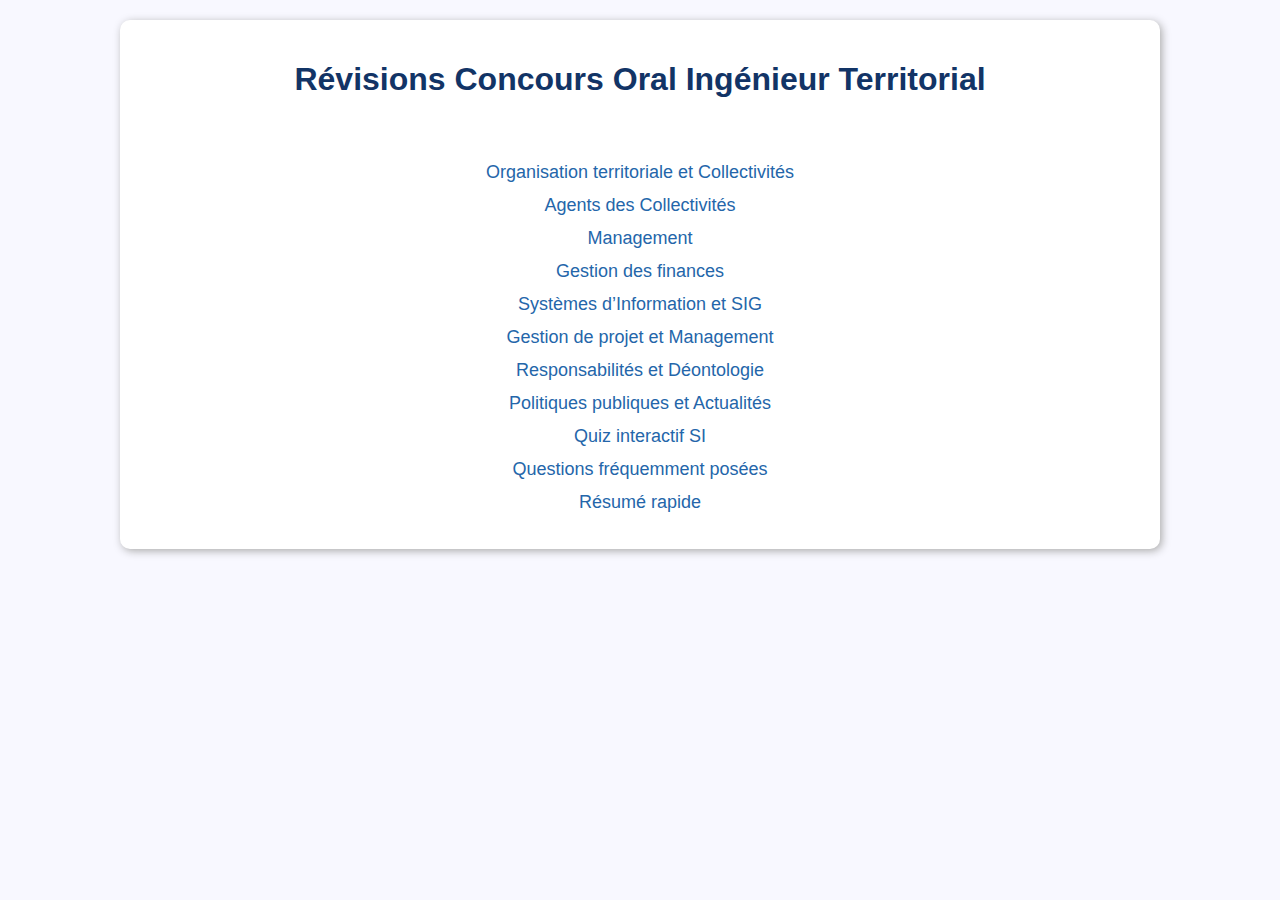
<file: index.html>
<!DOCTYPE html>
<html lang="fr">
<head>
    <meta charset="UTF-8">
    <title>Révisions Oral Ingénieur Territorial</title>
    <link rel="stylesheet" href="style.css">
</head>
<body>
    <div id="index-container" align="center">
        <h1>Révisions Concours Oral Ingénieur Territorial</h1>
        <ul>
            <li><a href="theme-organisation.html">Organisation territoriale et Collectivités</a></li>
			<li><a href="theme-agents.html">Agents des Collectivités</a></li>
			<li><a href="theme-management.html">Management</a></li>
            <li><a href="theme-finances.html">Gestion des finances</a></li>
			<li><a href="theme-si.html">Systèmes d’Information et SIG</a></li>
            <li><a href="theme-projet.html">Gestion de projet et Management</a></li>
            <li><a href="theme-responsabilites.html">Responsabilités et Déontologie</a></li>
            <li><a href="theme-politiques.html">Politiques publiques et Actualités</a></li>
            <li><a href="quiz.html">Quiz interactif SI</a></li>
            <li><a href="questions.html">Questions fréquemment posées</a></li>
			<li><a href="resume.html">Résumé rapide</a></li>
        </ul>
    </div>
</body>
</html>
</file>
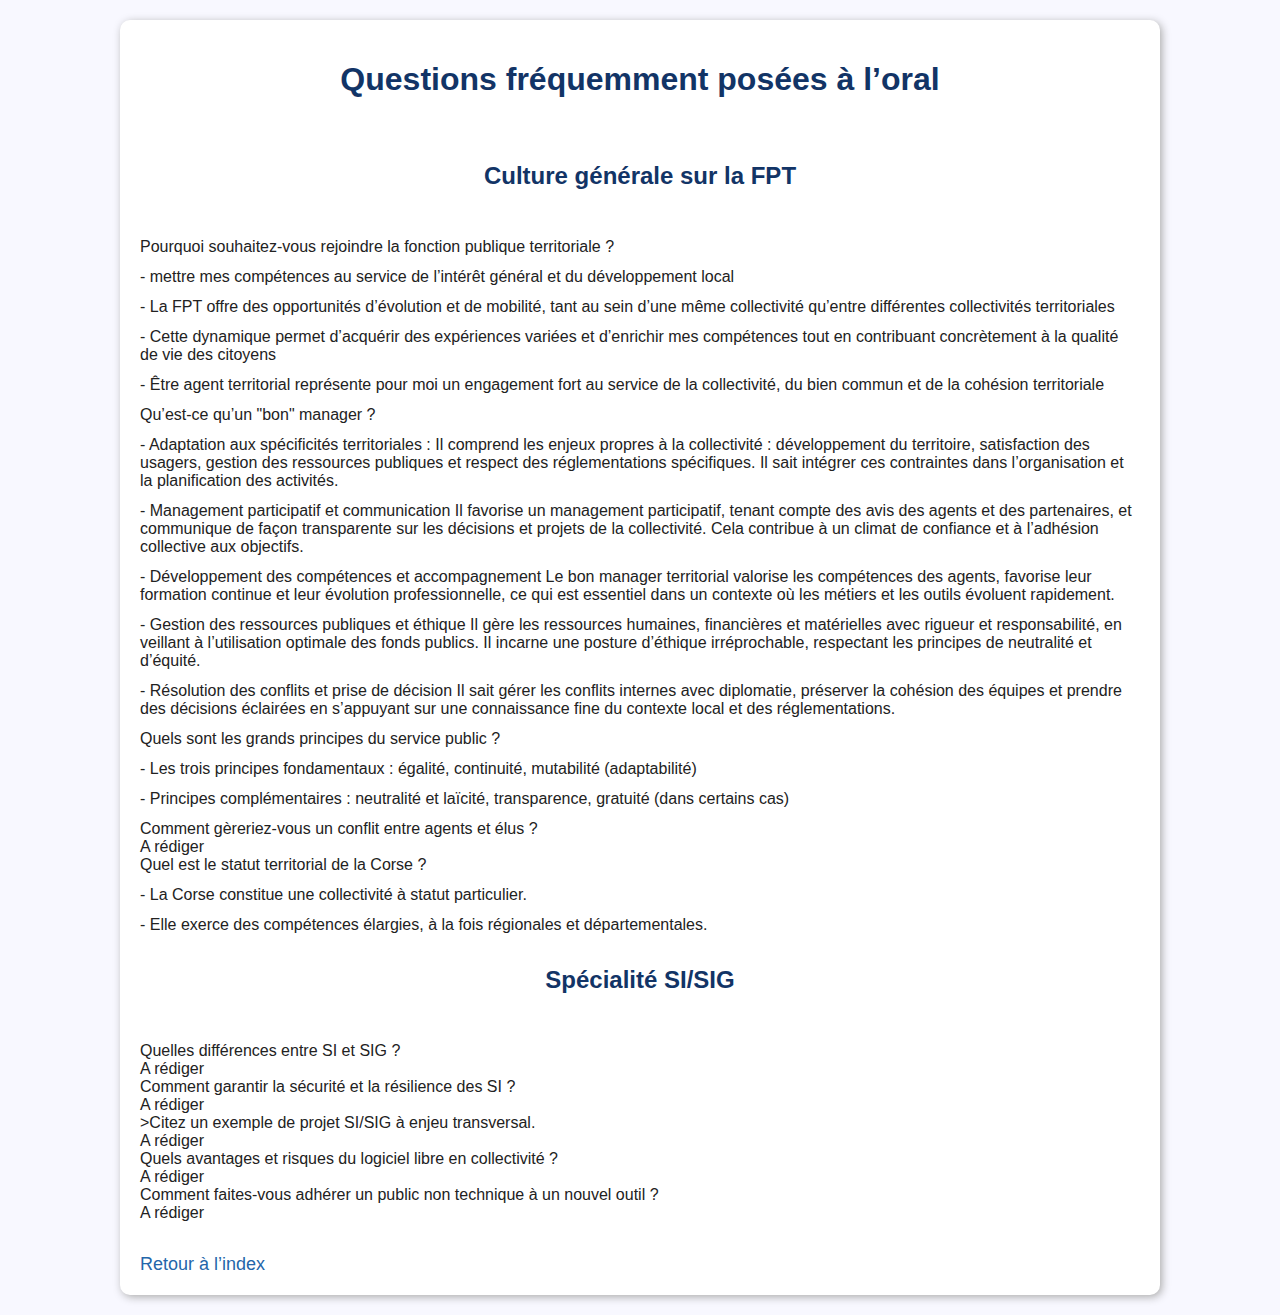
<file: questions.html>
<!DOCTYPE html>
<html lang="fr">
<head>
  <meta charset="UTF-8" />
  <meta name="viewport" content="width=device-width, initial-scale=1.0" />
  <title>Questions fréquemment posées</title>
  <link rel="stylesheet" href="style.css" />
</head>
<body>
    <div id="questions-container">
        <h1>Questions fréquemment posées à l’oral</h1>
        <section>
            <h2>Culture générale sur la FPT</h2>
            <ul>
                <div class="bloc">
					<div class="question">Pourquoi souhaitez-vous rejoindre la fonction publique territoriale ?</div>
					<div class="reponse">
						<li>- mettre mes compétences au service de l’intérêt général et du développement local</li>
						<li>- La FPT offre des opportunités d’évolution et de mobilité, tant au sein d’une même collectivité qu’entre différentes collectivités territoriales</li>
						<li>- Cette dynamique permet d’acquérir des expériences variées et d’enrichir mes compétences tout en contribuant concrètement à la qualité de vie des citoyens</li>
						<li>- Être agent territorial représente pour moi un engagement fort au service de la collectivité, du bien commun et de la cohésion territoriale</li>
					</div>
				</div>	
				<div class="bloc">
					<div class="question">Qu’est-ce qu’un "bon" manager ?</div>
					<div class="reponse">
						<li>- Adaptation aux spécificités territoriales :
							Il comprend les enjeux propres à la collectivité : développement du territoire, satisfaction des usagers, gestion des ressources publiques et respect des réglementations spécifiques. Il sait intégrer ces contraintes dans l’organisation et la planification des activités.
						</li>
						<li>- Management participatif et communication
							Il favorise un management participatif, tenant compte des avis des agents et des partenaires, et communique de façon transparente sur les décisions et projets de la collectivité. Cela contribue à un climat de confiance et à l’adhésion collective aux objectifs.	
						</li>
						<li>- Développement des compétences et accompagnement
							Le bon manager territorial valorise les compétences des agents, favorise leur formation continue et leur évolution professionnelle, ce qui est essentiel dans un contexte où les métiers et les outils évoluent rapidement.
						</li>
						<li>- Gestion des ressources publiques et éthique
							Il gère les ressources humaines, financières et matérielles avec rigueur et responsabilité, en veillant à l’utilisation optimale des fonds publics. Il incarne une posture d’éthique irréprochable, respectant les principes de neutralité et d’équité.
						</li>
						<li>- Résolution des conflits et prise de décision
							Il sait gérer les conflits internes avec diplomatie, préserver la cohésion des équipes et prendre des décisions éclairées en s’appuyant sur une connaissance fine du contexte local et des réglementations.
						</li>
					</div>
				</div>	
				<div class="bloc">
					<div class="question">Quels sont les grands principes du service public ?</div>
					<div class="reponse">
						<li>- Les trois principes fondamentaux : égalité, continuité, mutabilité (adaptabilité) </li>
						<li>- Principes complémentaires : neutralité et laïcité, transparence, gratuité (dans certains cas)</li>
					</div>
				</div>	
				<div class="bloc">
					<div class="question">Comment gèreriez-vous un conflit entre agents et élus ?</div>
					<div class="reponse">
						A rédiger
					</div>
				</div>
				<div class="bloc">
					<div class="question">Quel est le statut territorial de la Corse ?</div>
					<div class="reponse">
						<li>- La Corse constitue une collectivité à statut particulier.</li>
						<li>- Elle exerce des compétences élargies, à la fois régionales et départementales.​</li>
					</div>
				</div>
        </section>
		<section>
            <h2>Spécialité SI/SIG</h2>
            <ul>
				<div class="bloc">
					<div class="question">Quelles différences entre SI et SIG ?</div>
					<div class="reponse">
						A rédiger
					</div>
				</div>
				<div class="bloc">
					<div class="question">Comment garantir la sécurité et la résilience des SI ?</div>
					<div class="reponse">
						A rédiger
					</div>
				</div>	
				<div class="bloc">
					<div class="question">>Citez un exemple de projet SI/SIG à enjeu transversal.</div>
					<div class="reponse">
						A rédiger
					</div>
				</div>	
				<div class="bloc">
					<div class="question">Quels avantages et risques du logiciel libre en collectivité ?</div>
					<div class="reponse">
						A rédiger
					</div>
				</div>	
				<div class="bloc">
					<div class="question">Comment faites-vous adhérer un public non technique à un nouvel outil ?</div>
					<div class="reponse">
						A rédiger
					</div>
				</div>	
            </ul>
        </section>
        <a href="index.html">Retour à l’index</a>
    </div>
<script src="script.js"></script>
</body>
</html>
</file>
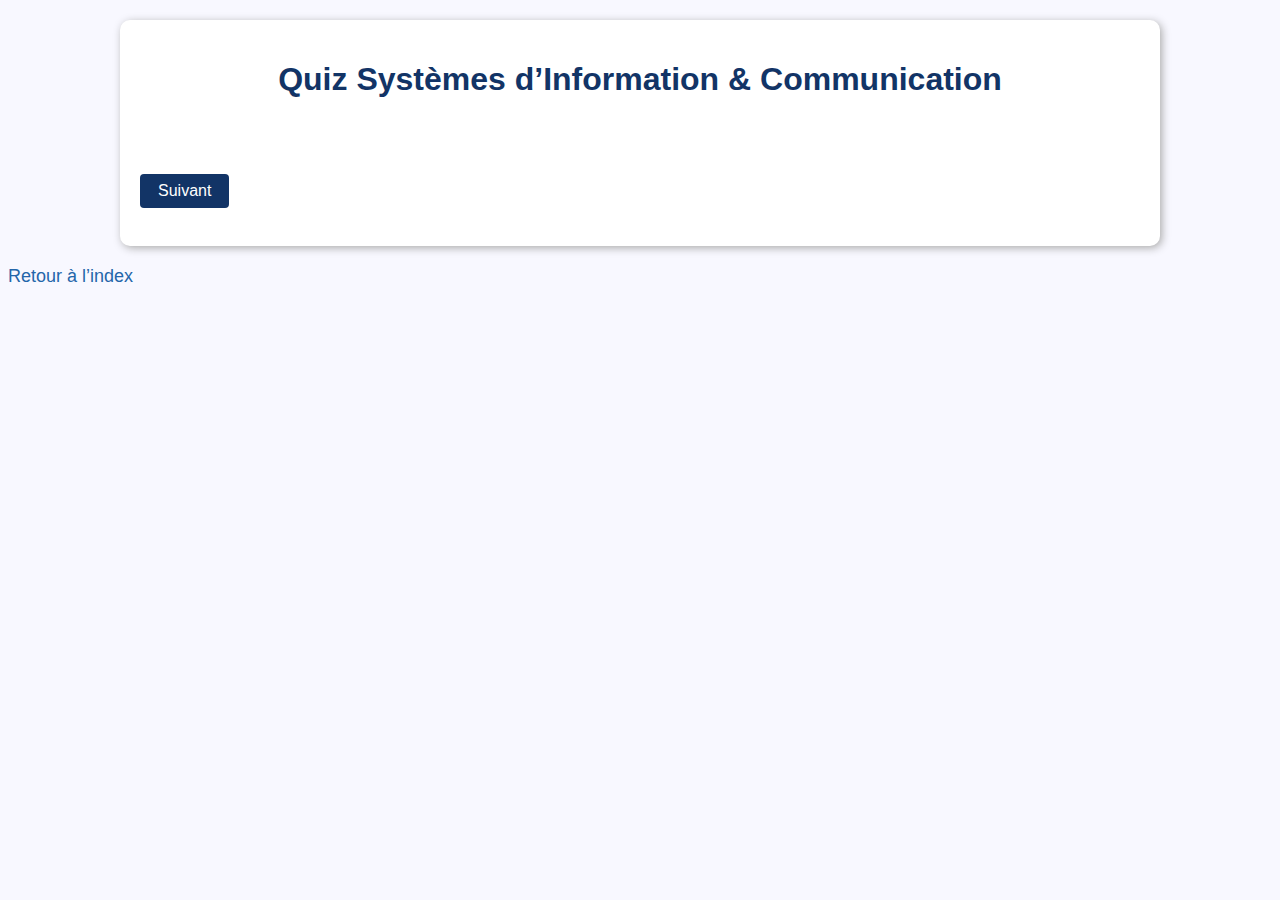
<file: quiz.html>
<!DOCTYPE html>
<html lang="fr">
<head>
    <meta charset="UTF-8">
    <title>Quiz interactif SI</title>
    <link rel="stylesheet" href="style.css">
</head>
<body>
    <div id="quiz-container">
        <h1>Quiz Systèmes d’Information & Communication</h1>
        <div id="question"></div>
        <div id="answers"></div>
        <button id="next" disabled>Suivant</button>
        <div id="score"></div>
    </div>
    <script src="script.js"></script>
    <a href="index.html">Retour à l’index</a>
</body>
</html>
</file>
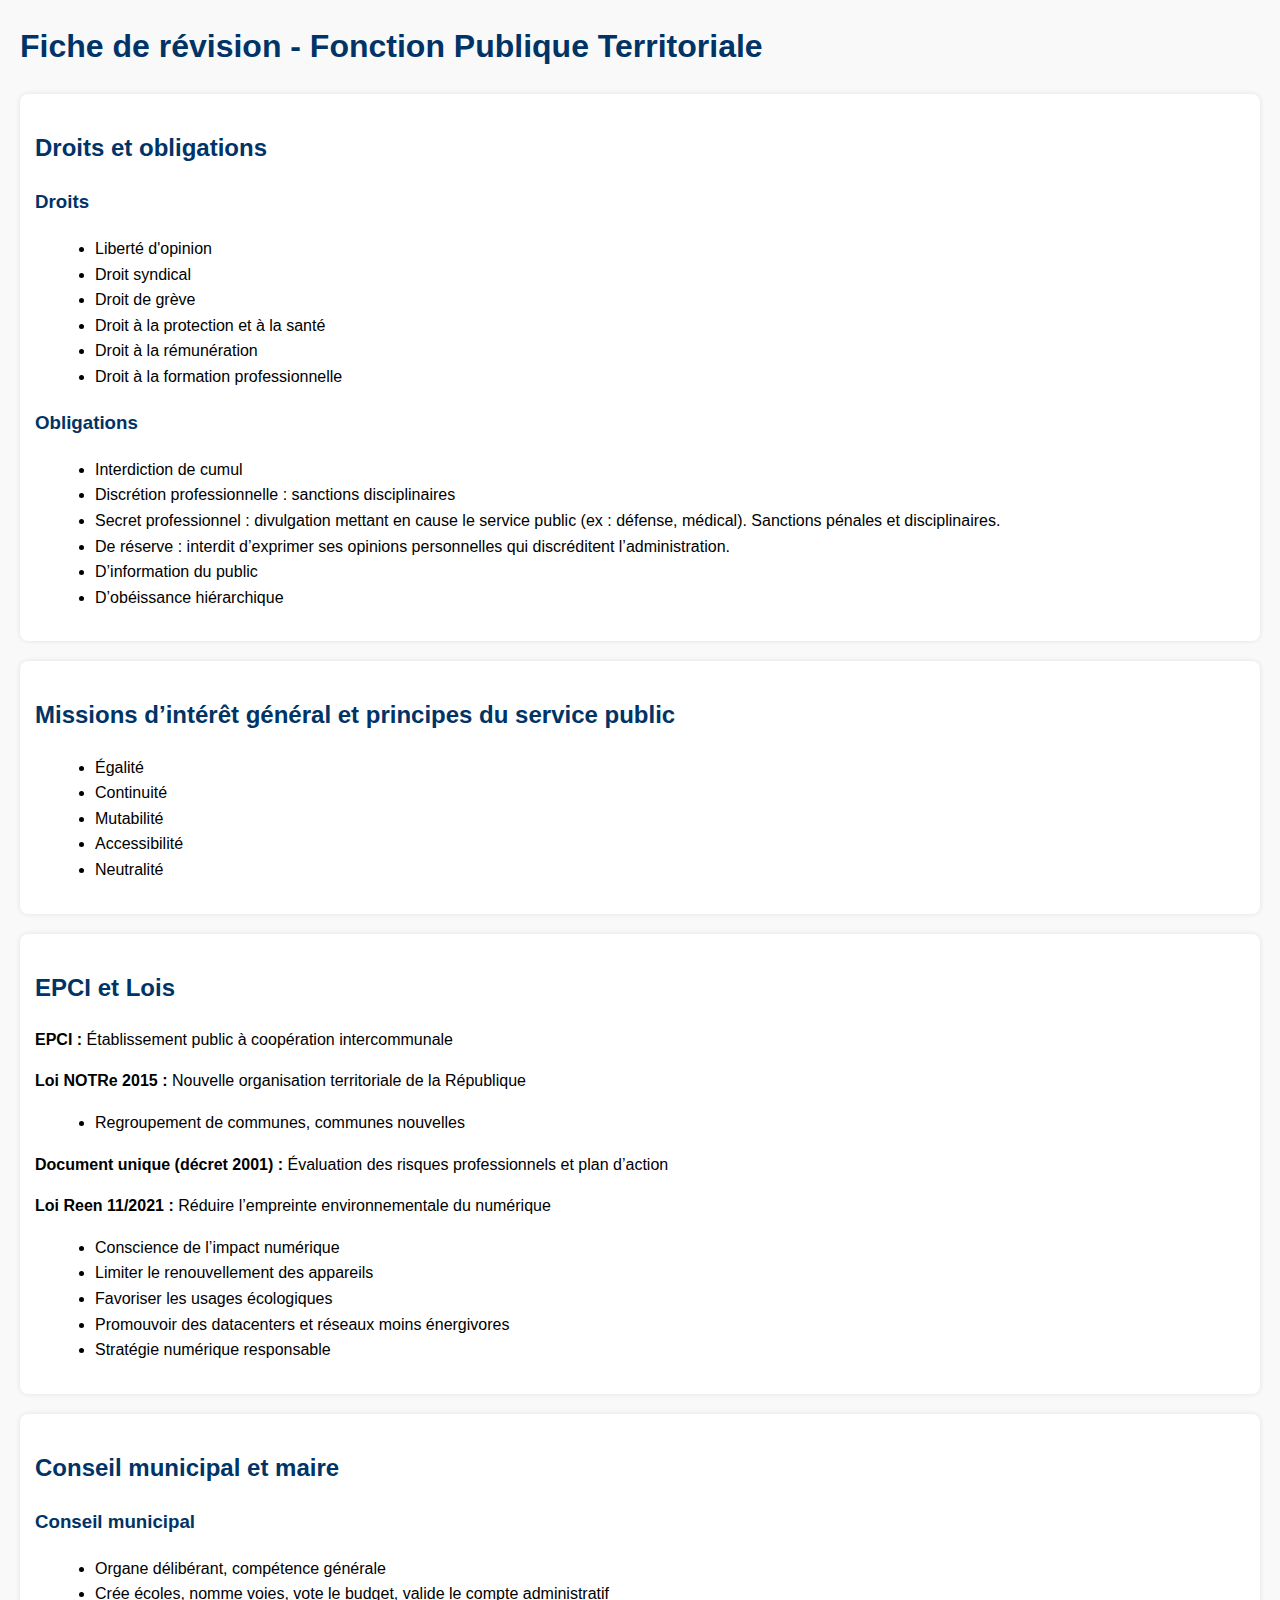
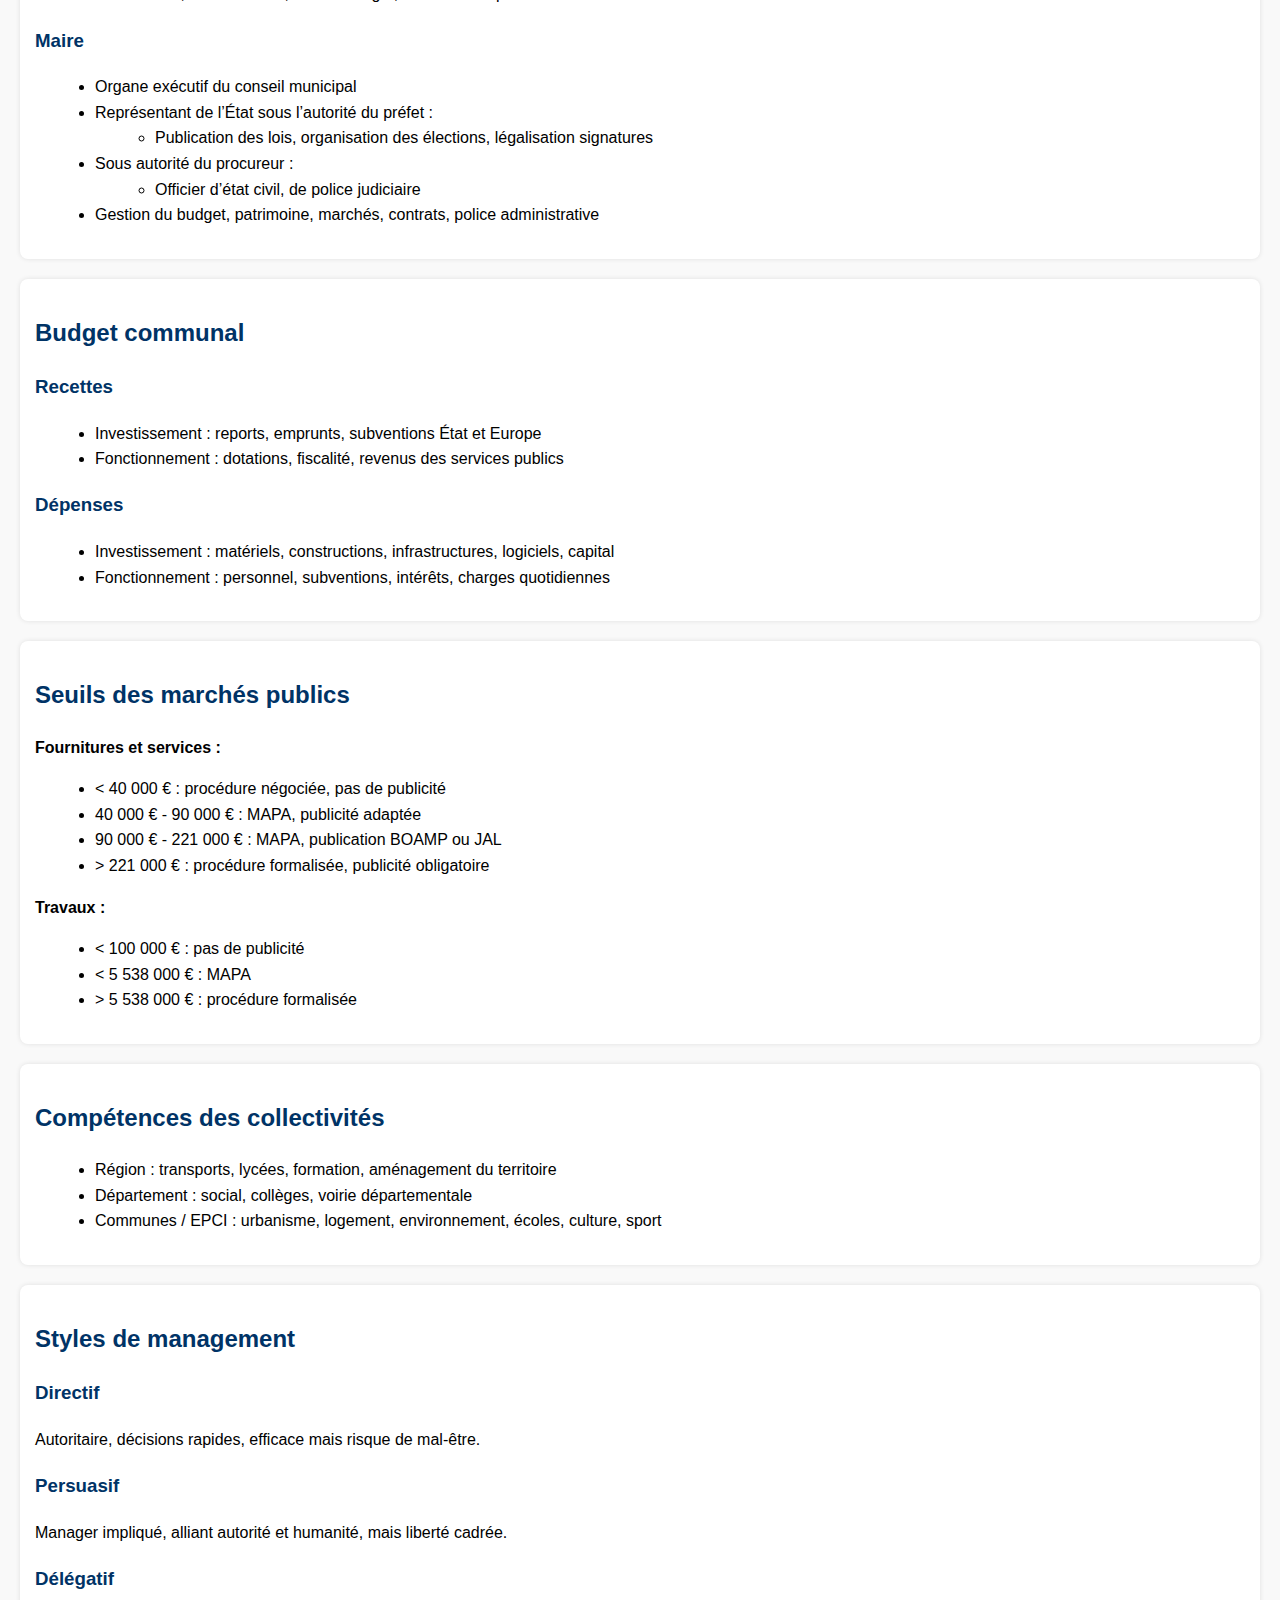
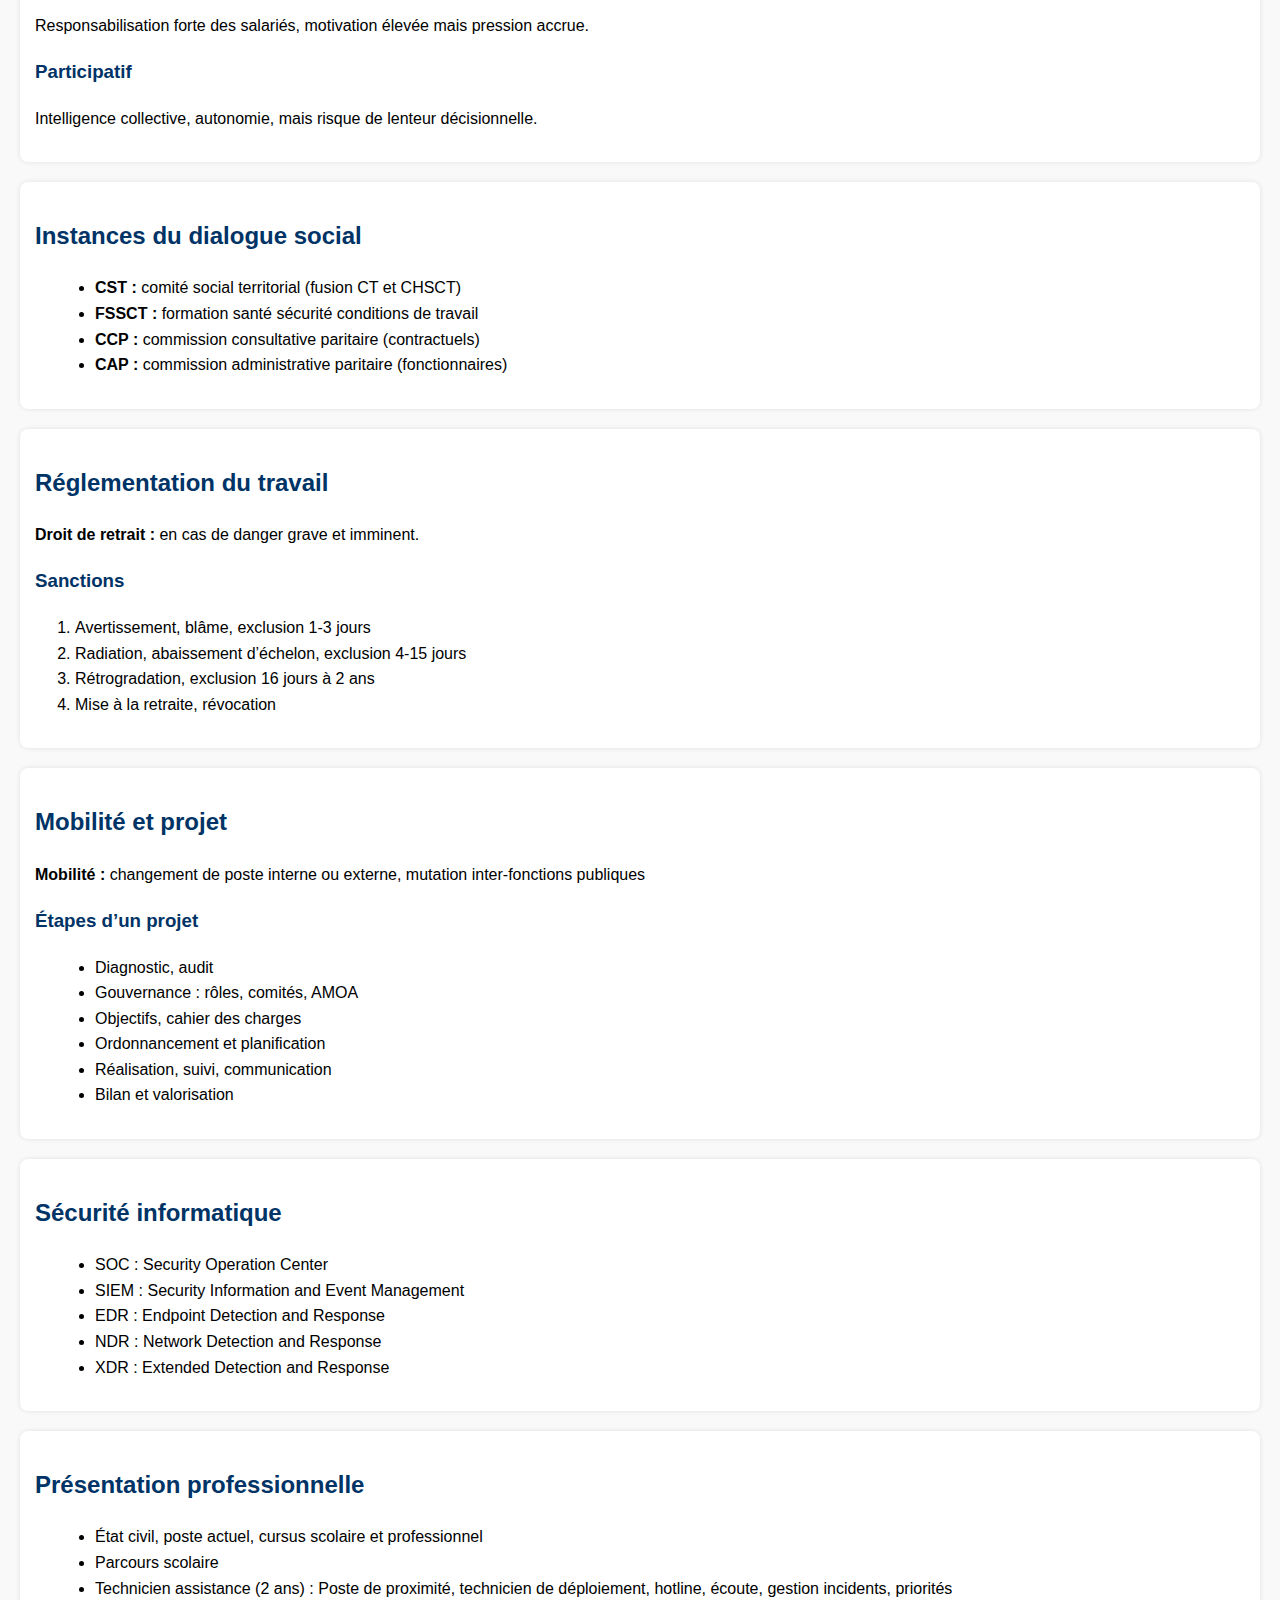
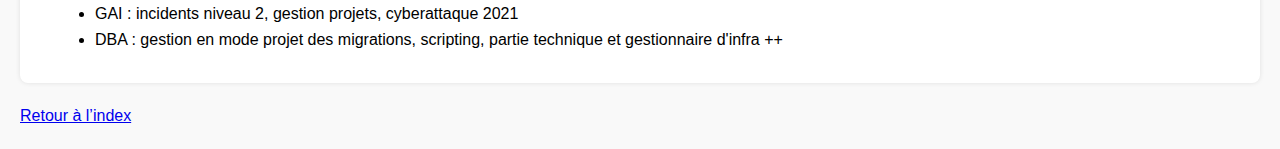
<file: resume.html>
<!DOCTYPE html>
<html lang="fr">
<head>
    <meta charset="UTF-8">
    <meta name="viewport" content="width=device-width, initial-scale=1.0">
    <title>Fiche révision - Fonction Publique Territoriale</title>
    <style>
        body { font-family: Arial, sans-serif; margin: 20px; line-height: 1.6; background: #f9f9f9; }
        h1, h2, h3 { color: #003366; }
        ul { margin-left: 20px; }
        section { background: #fff; padding: 15px; border-radius: 8px; margin-bottom: 20px; box-shadow: 0 0 5px rgba(0,0,0,0.1); }
    </style>
</head>
<body>

    <h1>Fiche de révision - Fonction Publique Territoriale</h1>

    <section>
        <h2>Droits et obligations</h2>
        <h3>Droits</h3>
        <ul>
            <li>Liberté d'opinion</li>
            <li>Droit syndical</li>
            <li>Droit de grève</li>
            <li>Droit à la protection et à la santé</li>
            <li>Droit à la rémunération</li>
            <li>Droit à la formation professionnelle</li>
        </ul>

        <h3>Obligations</h3>
        <ul>
            <li>Interdiction de cumul</li>
            <li>Discrétion professionnelle : sanctions disciplinaires</li>
            <li>Secret professionnel : divulgation mettant en cause le service public (ex : défense, médical). Sanctions pénales et disciplinaires.</li>
            <li>De réserve : interdit d’exprimer ses opinions personnelles qui discréditent l’administration.</li>
            <li>D’information du public</li>
            <li>D’obéissance hiérarchique</li>
        </ul>
    </section>

    <section>
        <h2>Missions d’intérêt général et principes du service public</h2>
        <ul>
            <li>Égalité</li>
            <li>Continuité</li>
            <li>Mutabilité</li>
            <li>Accessibilité</li>
            <li>Neutralité</li>
        </ul>
    </section>

    <section>
        <h2>EPCI et Lois</h2>
        <p><strong>EPCI :</strong> Établissement public à coopération intercommunale</p>
        <p><strong>Loi NOTRe 2015 :</strong> Nouvelle organisation territoriale de la République</p>
        <ul>
            <li>Regroupement de communes, communes nouvelles</li>
        </ul>
        <p><strong>Document unique (décret 2001) :</strong> Évaluation des risques professionnels et plan d’action</p>
        <p><strong>Loi Reen 11/2021 :</strong> Réduire l’empreinte environnementale du numérique</p>
        <ul>
            <li>Conscience de l’impact numérique</li>
            <li>Limiter le renouvellement des appareils</li>
            <li>Favoriser les usages écologiques</li>
            <li>Promouvoir des datacenters et réseaux moins énergivores</li>
            <li>Stratégie numérique responsable</li>
        </ul>
    </section>

    <section>
        <h2>Conseil municipal et maire</h2>
        <h3>Conseil municipal</h3>
        <ul>
            <li>Organe délibérant, compétence générale</li>
            <li>Crée écoles, nomme voies, vote le budget, valide le compte administratif</li>
        </ul>

        <h3>Maire</h3>
        <ul>
            <li>Organe exécutif du conseil municipal</li>
            <li>Représentant de l’État sous l’autorité du préfet :</li>
            <ul>
                <li>Publication des lois, organisation des élections, légalisation signatures</li>
            </ul>
            <li>Sous autorité du procureur :</li>
            <ul>
                <li>Officier d’état civil, de police judiciaire</li>
            </ul>
            <li>Gestion du budget, patrimoine, marchés, contrats, police administrative</li>
        </ul>
    </section>

    <section>
        <h2>Budget communal</h2>
        <h3>Recettes</h3>
        <ul>
            <li>Investissement : reports, emprunts, subventions État et Europe</li>
            <li>Fonctionnement : dotations, fiscalité, revenus des services publics</li>
        </ul>
        <h3>Dépenses</h3>
        <ul>
            <li>Investissement : matériels, constructions, infrastructures, logiciels, capital</li>
            <li>Fonctionnement : personnel, subventions, intérêts, charges quotidiennes</li>
        </ul>
    </section>

    <section>
        <h2>Seuils des marchés publics</h2>
        <p><strong>Fournitures et services :</strong></p>
        <ul>
            <li>&lt; 40 000 € : procédure négociée, pas de publicité</li>
            <li>40 000 € - 90 000 € : MAPA, publicité adaptée</li>
            <li>90 000 € - 221 000 € : MAPA, publication BOAMP ou JAL</li>
            <li>&gt; 221 000 € : procédure formalisée, publicité obligatoire</li>
        </ul>
        <p><strong>Travaux :</strong></p>
        <ul>
            <li>&lt; 100 000 € : pas de publicité</li>
            <li>&lt; 5 538 000 € : MAPA</li>
            <li>&gt; 5 538 000 € : procédure formalisée</li>
        </ul>
    </section>

    <section>
        <h2>Compétences des collectivités</h2>
        <ul>
            <li>Région : transports, lycées, formation, aménagement du territoire</li>
            <li>Département : social, collèges, voirie départementale</li>
            <li>Communes / EPCI : urbanisme, logement, environnement, écoles, culture, sport</li>
        </ul>
    </section>

    <section>
        <h2>Styles de management</h2>
        <h3>Directif</h3>
        <p>Autoritaire, décisions rapides, efficace mais risque de mal-être.</p>

        <h3>Persuasif</h3>
        <p>Manager impliqué, alliant autorité et humanité, mais liberté cadrée.</p>

        <h3>Délégatif</h3>
        <p>Responsabilisation forte des salariés, motivation élevée mais pression accrue.</p>

        <h3>Participatif</h3>
        <p>Intelligence collective, autonomie, mais risque de lenteur décisionnelle.</p>
    </section>

    <section>
        <h2>Instances du dialogue social</h2>
        <ul>
            <li><strong>CST :</strong> comité social territorial (fusion CT et CHSCT)</li>
            <li><strong>FSSCT :</strong> formation santé sécurité conditions de travail</li>
            <li><strong>CCP :</strong> commission consultative paritaire (contractuels)</li>
            <li><strong>CAP :</strong> commission administrative paritaire (fonctionnaires)</li>
        </ul>
    </section>

    <section>
        <h2>Réglementation du travail</h2>
        <p><strong>Droit de retrait :</strong> en cas de danger grave et imminent.</p>
        <h3>Sanctions</h3>
        <ol>
            <li>Avertissement, blâme, exclusion 1-3 jours</li>
            <li>Radiation, abaissement d’échelon, exclusion 4-15 jours</li>
            <li>Rétrogradation, exclusion 16 jours à 2 ans</li>
            <li>Mise à la retraite, révocation</li>
        </ol>
    </section>

    <section>
        <h2>Mobilité et projet</h2>
        <p><strong>Mobilité :</strong> changement de poste interne ou externe, mutation inter-fonctions publiques</p>
        <h3>Étapes d’un projet</h3>
        <ul>
            <li>Diagnostic, audit</li>
            <li>Gouvernance : rôles, comités, AMOA</li>
            <li>Objectifs, cahier des charges</li>
            <li>Ordonnancement et planification</li>
            <li>Réalisation, suivi, communication</li>
            <li>Bilan et valorisation</li>
        </ul>
    </section>

    <section>
        <h2>Sécurité informatique</h2>
        <ul>
            <li>SOC : Security Operation Center</li>
            <li>SIEM : Security Information and Event Management</li>
            <li>EDR : Endpoint Detection and Response</li>
            <li>NDR : Network Detection and Response</li>
            <li>XDR : Extended Detection and Response</li>
        </ul>
    </section>

    <section>
        <h2>Présentation professionnelle</h2>
        <ul>
            <li>État civil, poste actuel, cursus scolaire et professionnel</li>
            <li>Parcours scolaire</li>
            <li>Technicien assistance (2 ans) : Poste de proximité, technicien de déploiement, hotline, écoute, gestion incidents, priorités</li>
            <li>GAI : incidents niveau 2, gestion projets, cyberattaque 2021</li>
			<li>DBA : gestion en mode projet des migrations, scripting, partie technique et gestionnaire d'infra ++</li>
        </ul>
    </section>
	<p><a href="index.html">Retour à l’index</a></p>
</body>
</html>
</file>
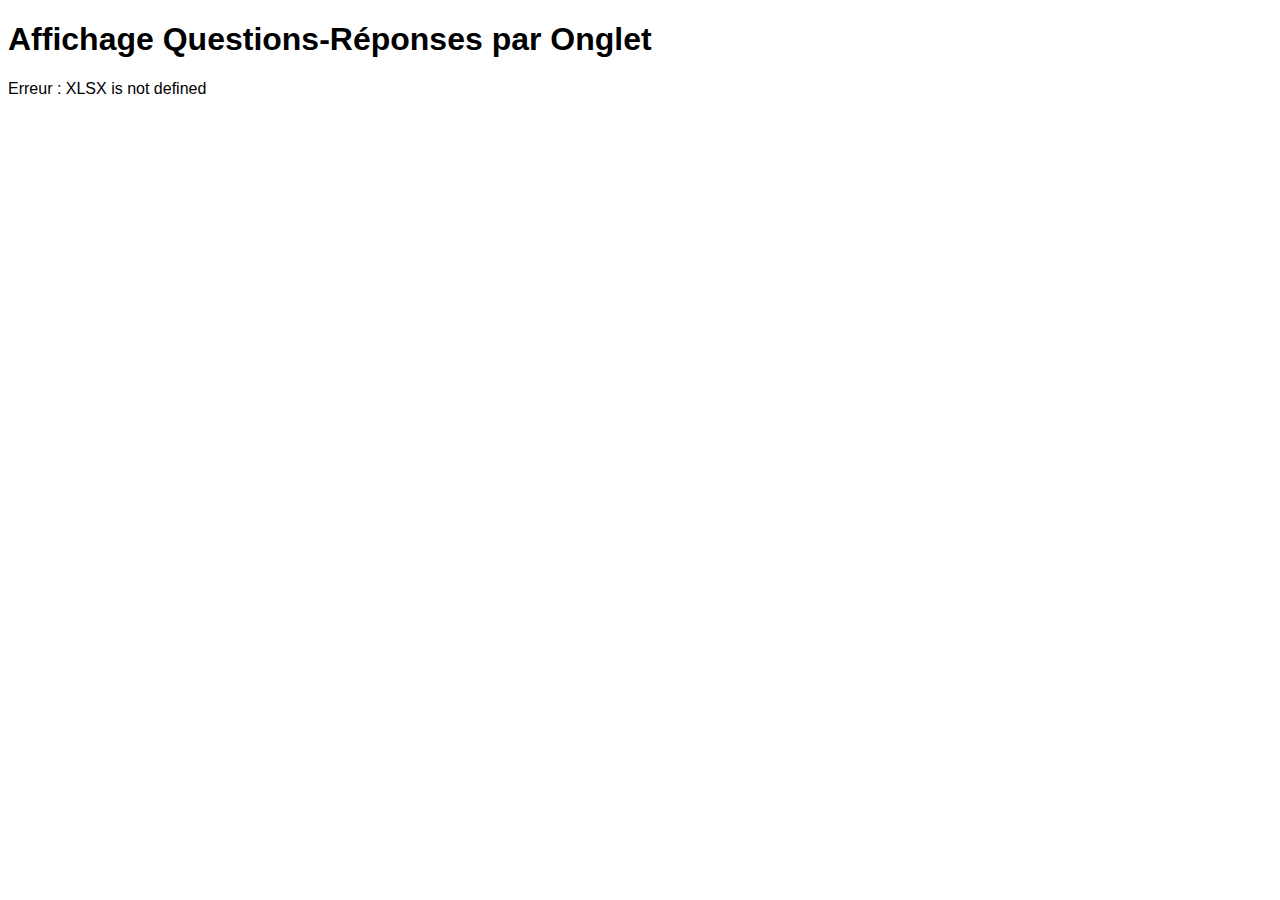
<file: Test.html>
<!DOCTYPE html>
<html lang="fr">
<head>
<meta charset="UTF-8" />
<title>Questions-Réponses par onglet</title>
<script src="https://cdn.sheetjs.com/xlsx-latest/package/dist/xlsx.full.min.js"></script>
<style>
  body { font-family: Arial, sans-serif; }
  article { margin-bottom: 2em; }
  h2 { border-bottom: 1px solid #ccc; padding-bottom: 0.5em; }
  table { border-collapse: collapse; width: 100%; margin-top: 0.5em; }
  th, td { border: 1px solid #ccc; padding: 8px; }
  th { background-color: #f9f9f9; }
</style>
</head>
<body>
<h1>Affichage Questions-Réponses par Onglet</h1>
<div id="contenu">Chargement...</div>
<script>
// L'URL exacte du fichier Excel hébergé sur GitHub Pages
const urlFichier = 'https://aurelieleger49-ops.github.io/oral-ingenieur-territorial/QR.xlsx';

fetch(urlFichier)
  .then(res => {
    if (!res.ok) throw new Error('Erreur de chargement du fichier');
    return res.arrayBuffer();
  })
  .then(data => {
    const workbook = XLSX.read(new Uint8Array(data), { type: 'array' });
    const container = document.getElementById('contenu');
    container.innerHTML = '';

    workbook.SheetNames.forEach(sheetName => {
      const worksheet = workbook.Sheets[sheetName];
      const jsonData = XLSX.utils.sheet_to_json(worksheet, { defval: '' });

      // Création de la section pour cet onglet
      const article = document.createElement('article');
      const titre = document.createElement('h2');
      titre.textContent = sheetName;
      article.appendChild(titre);

      // Création du tableau Questions / Réponses
      const table = document.createElement('table');
      const thead = document.createElement('thead');
      thead.innerHTML = '<tr><th>Question</th><th>Réponse</th></tr>';
      table.appendChild(thead);

      const tbody = document.createElement('tbody');
      jsonData.forEach(row => {
        const tr = document.createElement('tr');
        const tdQ = document.createElement('td');
        tdQ.textContent = row['Questions'] || '';
        const tdR = document.createElement('td');
        tdR.textContent = row['Réponses'] || '';
        tr.appendChild(tdQ);
        tr.appendChild(tdR);
        tbody.appendChild(tr);
      });
      table.appendChild(tbody);
      article.appendChild(table);
      container.appendChild(article);
    });
  })
  .catch(error => {
    document.getElementById('contenu').textContent = 'Erreur : ' + error.message;
  });
</script>
</body>
</html>
</file>
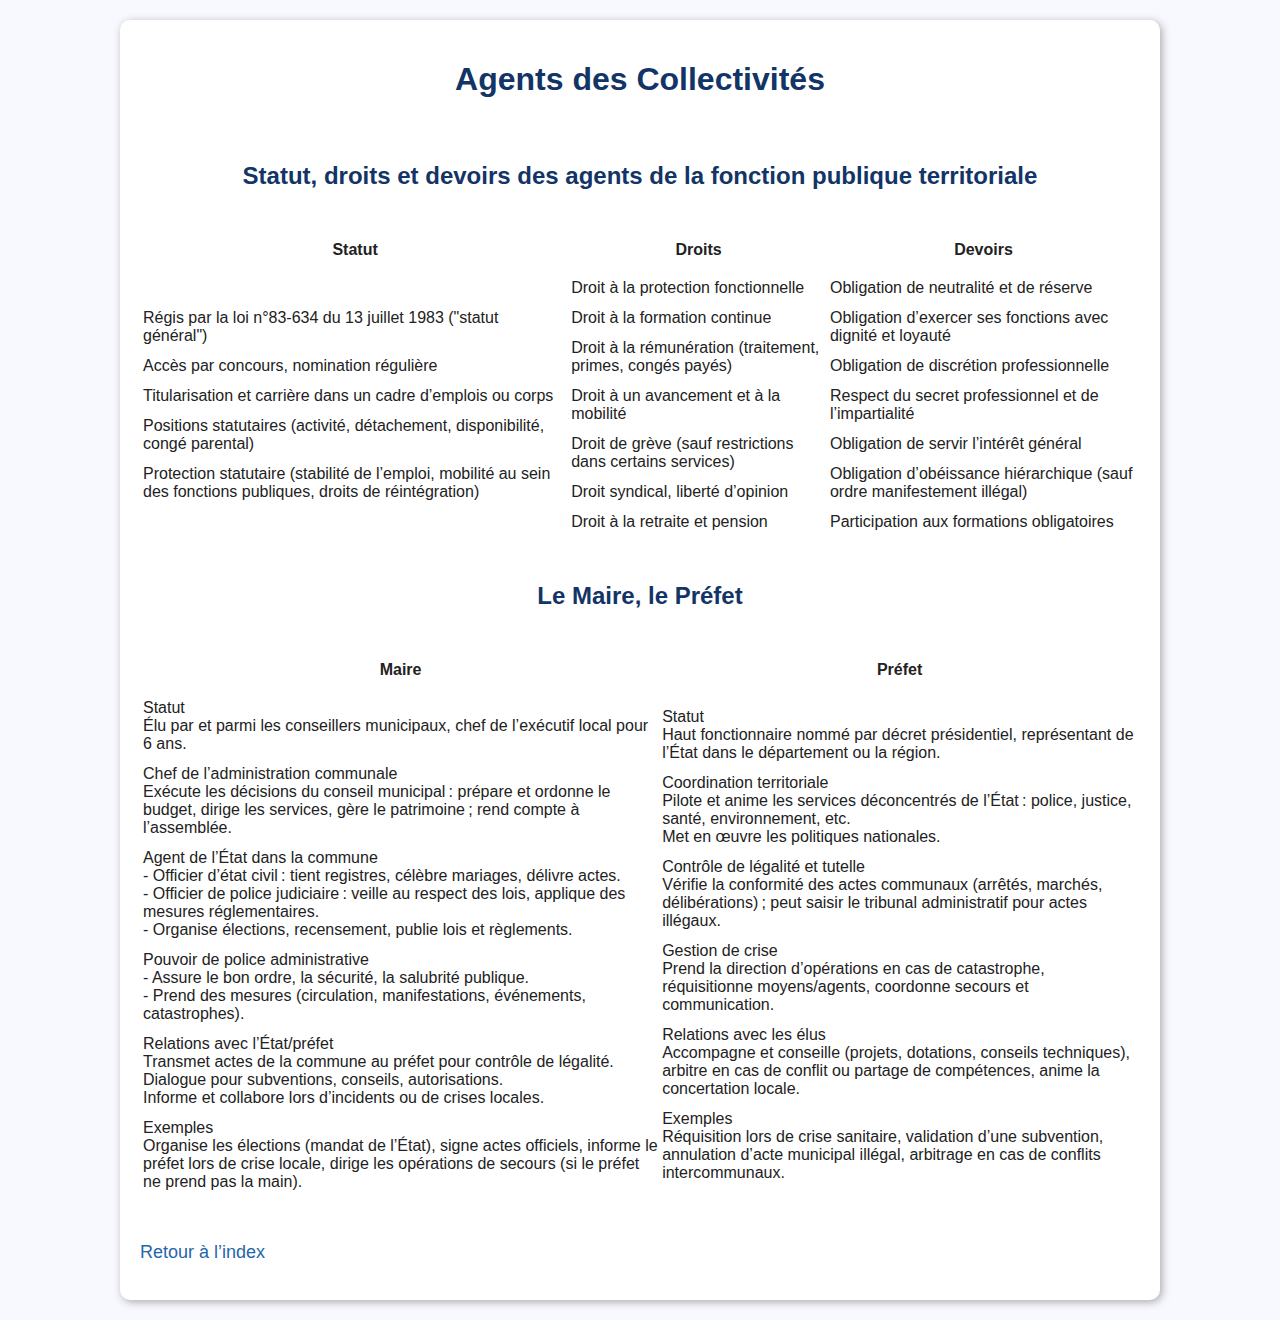
<file: theme-agents.html>
<!DOCTYPE html>
<html lang="fr">
<head>
    <meta charset="UTF-8">
    <title>Agents des Collectivités</title>
    <link rel="stylesheet" href="style.css">
</head>
<body>
    <div id="theme-container">
        <h1>Agents des Collectivités</h1>
        
        <section>          
            <h2>Statut, droits et devoirs des agents de la fonction publique territoriale</h2>
            <table class="fonctionnaire-statut">
			  <tr>
				<th class="statut">Statut</th>
				<th class="droits">Droits</th>
				<th class="devoirs">Devoirs</th>
			  </tr>
			  <tr>
				<td class="statut">
				  <ul>
					<li>Régis par la loi n°83-634 du 13 juillet 1983 ("statut général")</li>
					<li>Accès par concours, nomination régulière</li>
					<li>Titularisation et carrière dans un cadre d’emplois ou corps</li>
					<li>Positions statutaires (activité, détachement, disponibilité, congé parental)</li>
					<li>Protection statutaire (stabilité de l’emploi, mobilité au sein des fonctions publiques, droits de réintégration)</li>
				  </ul>
				</td>
				<td class="droits">
				  <ul>
					<li>Droit à la protection fonctionnelle</li>
					<li>Droit à la formation continue</li>
					<li>Droit à la rémunération (traitement, primes, congés payés)</li>
					<li>Droit à un avancement et à la mobilité</li>
					<li>Droit de grève (sauf restrictions dans certains services)</li>
					<li>Droit syndical, liberté d’opinion</li>
					<li>Droit à la retraite et pension</li>
				  </ul>
				</td>
				<td class="devoirs">
				  <ul>
					<li>Obligation de neutralité et de réserve</li>
					<li>Obligation d’exercer ses fonctions avec dignité et loyauté</li>
					<li>Obligation de discrétion professionnelle</li>
					<li>Respect du secret professionnel et de l’impartialité</li>
					<li>Obligation de servir l’intérêt général</li>
					<li>Obligation d’obéissance hiérarchique (sauf ordre manifestement illégal)</li>
					<li>Participation aux formations obligatoires</li>
				  </ul>
				</td>
			  </tr>
			</table>
        </section>
		<section>
		<h2>Le Maire, le Préfet</h2>
		<table class="maire-prefet-detail">
		  <tr>
			<th class="maire">Maire</th>
			<th class="prefet">Préfet</th>
		  </tr>
		  <tr>
			<td class="maire">
			  <ul>
				<li><span class="titre">Statut</span><br>
				  Élu par et parmi les conseillers municipaux, chef de l’exécutif local pour 6 ans.</li>
				<li><span class="titre">Chef de l’administration communale</span><br>
				  Exécute les décisions du conseil municipal : prépare et ordonne le budget, dirige les services, gère le patrimoine ; rend compte à l’assemblée.</li>
				<li><span class="titre">Agent de l’État dans la commune</span><br>
				  - Officier d’état civil : tient registres, célèbre mariages, délivre actes.<br>
				  - Officier de police judiciaire : veille au respect des lois, applique des mesures réglementaires.<br>
				  - Organise élections, recensement, publie lois et règlements.</li>
				<li><span class="titre">Pouvoir de police administrative</span><br>
				  - Assure le bon ordre, la sécurité, la salubrité publique.<br>
				  - Prend des mesures (circulation, manifestations, événements, catastrophes).</li>
				<li><span class="titre">Relations avec l’État/préfet</span><br>
				  Transmet actes de la commune au préfet pour contrôle de légalité.<br>
				  Dialogue pour subventions, conseils, autorisations.<br>
				  Informe et collabore lors d’incidents ou de crises locales.</li>
				<li><span class="titre">Exemples</span><br>
				  Organise les élections (mandat de l’État), signe actes officiels, informe le préfet lors de crise locale, dirige les opérations de secours (si le préfet ne prend pas la main).</li>
			  </ul>
			</td>
			<td class="prefet">
			  <ul>
				<li><span class="titre">Statut</span><br>
				  Haut fonctionnaire nommé par décret présidentiel, représentant de l’État dans le département ou la région.</li>
				<li><span class="titre">Coordination territoriale</span><br>
				  Pilote et anime les services déconcentrés de l’État : police, justice, santé, environnement, etc.<br>
				  Met en œuvre les politiques nationales.</li>
				<li><span class="titre">Contrôle de légalité et tutelle</span><br>
				  Vérifie la conformité des actes communaux (arrêtés, marchés, délibérations) ; peut saisir le tribunal administratif pour actes illégaux.</li>
				<li><span class="titre">Gestion de crise</span><br>
				  Prend la direction d’opérations en cas de catastrophe, réquisitionne moyens/agents, coordonne secours et communication.</li>
				<li><span class="titre">Relations avec les élus</span><br>
				  Accompagne et conseille (projets, dotations, conseils techniques), arbitre en cas de conflit ou partage de compétences, anime la concertation locale.</li>
				<li><span class="titre">Exemples</span><br>
				  Réquisition lors de crise sanitaire, validation d’une subvention, annulation d’acte municipal illégal, arbitrage en cas de conflits intercommunaux.</li>
			  </ul>
			</td>
		  </tr>
		</table>
		</section>
		<p>
			<a href="index.html">Retour à l’index</a>
		</p>
    </div>
<script src="script.js"></script>
</body>
</html>
</file>
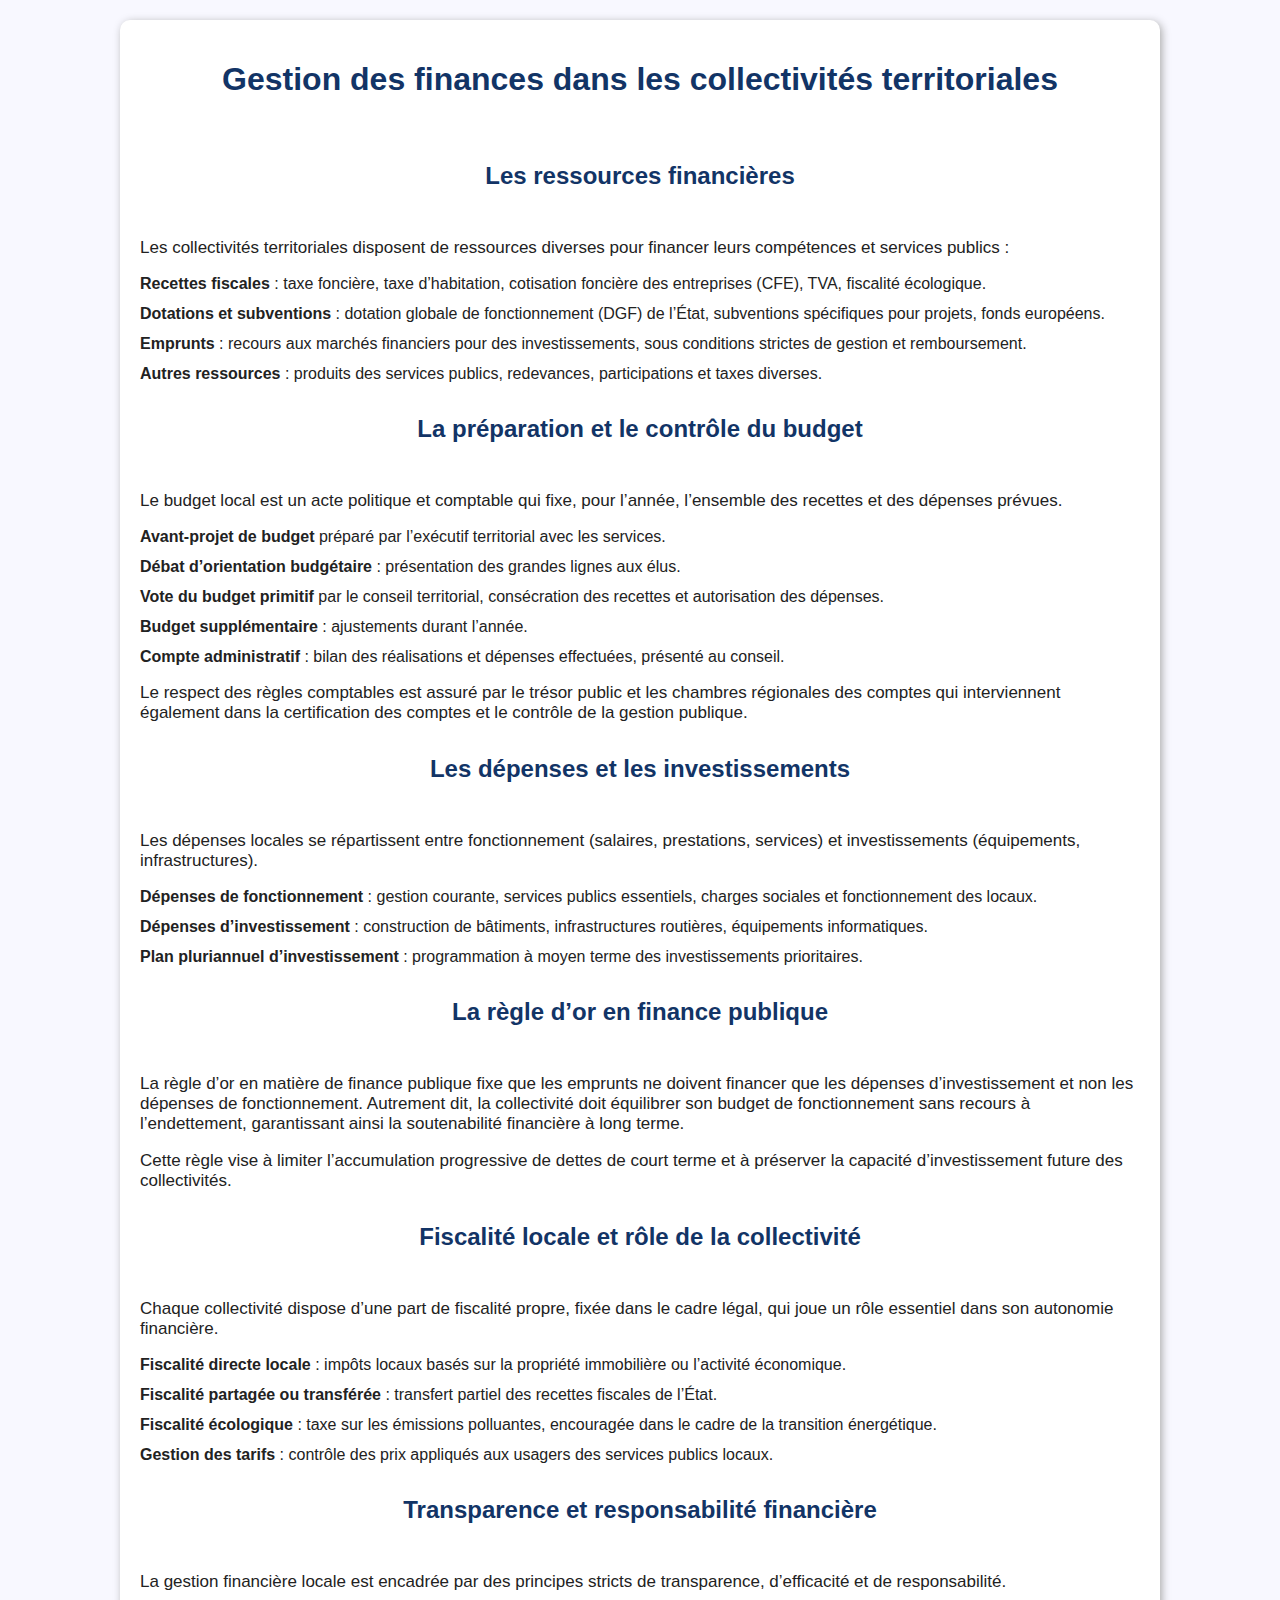
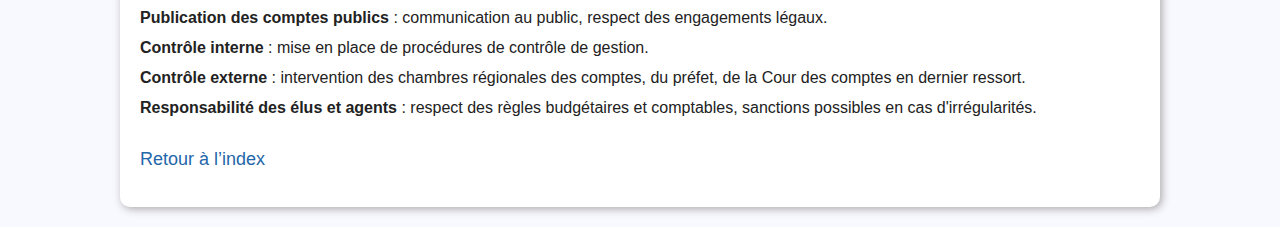
<file: theme-finances.html>
<!DOCTYPE html>
<html lang="fr">
<head>
    <meta charset="UTF-8">
    <title>Gestion des finances dans les collectivités territoriales</title>
    <link rel="stylesheet" href="style.css">
</head>
<body>
    <div id="theme-container">
        <h1>Gestion des finances dans les collectivités territoriales</h1>

        <section>
            <h2>Les ressources financières</h2>
            <p>
                Les collectivités territoriales disposent de ressources diverses pour financer leurs compétences et services publics :
            </p>
            <ul>
                <li><b>Recettes fiscales</b> : taxe foncière, taxe d’habitation, cotisation foncière des entreprises (CFE), TVA, fiscalité écologique.</li>
                <li><b>Dotations et subventions</b> : dotation globale de fonctionnement (DGF) de l’État, subventions spécifiques pour projets, fonds européens.</li>
                <li><b>Emprunts</b> : recours aux marchés financiers pour des investissements, sous conditions strictes de gestion et remboursement.</li>
                <li><b>Autres ressources</b> : produits des services publics, redevances, participations et taxes diverses.</li>
            </ul>
        </section>

        <section>
            <h2>La préparation et le contrôle du budget</h2>
            <p>
                Le budget local est un acte politique et comptable qui fixe, pour l’année, l’ensemble des recettes et des dépenses prévues.
            </p>
            <ul>
                <li><b>Avant-projet de budget</b> préparé par l’exécutif territorial avec les services.</li>
                <li><b>Débat d’orientation budgétaire</b> : présentation des grandes lignes aux élus.</li>
                <li><b>Vote du budget primitif</b> par le conseil territorial, consécration des recettes et autorisation des dépenses.</li>
                <li><b>Budget supplémentaire</b> : ajustements durant l’année.</li>
                <li><b>Compte administratif</b> : bilan des réalisations et dépenses effectuées, présenté au conseil.</li>
            </ul>
            <p>
                Le respect des règles comptables est assuré par le trésor public et les chambres régionales des comptes qui interviennent également dans la certification des comptes et le contrôle de la gestion publique.
            </p>
        </section>

        <section>
            <h2>Les dépenses et les investissements</h2>
            <p>
                Les dépenses locales se répartissent entre fonctionnement (salaires, prestations, services) et investissements (équipements, infrastructures).
            </p>
            <ul>
                <li><b>Dépenses de fonctionnement</b> : gestion courante, services publics essentiels, charges sociales et fonctionnement des locaux.</li>
                <li><b>Dépenses d’investissement</b> : construction de bâtiments, infrastructures routières, équipements informatiques.</li>
                <li><b>Plan pluriannuel d’investissement</b> : programmation à moyen terme des investissements prioritaires.</li>
            </ul>
        </section>
		
		<section>
            <h2>La règle d’or en finance publique</h2>
            <p>
                La règle d’or en matière de finance publique fixe que les emprunts ne doivent financer que les dépenses d’investissement et non les dépenses de fonctionnement.  
                Autrement dit, la collectivité doit équilibrer son budget de fonctionnement sans recours à l’endettement, garantissant ainsi la soutenabilité financière à long terme.
            </p>
            <p>
                Cette règle vise à limiter l’accumulation progressive de dettes de court terme et à préserver la capacité d’investissement future des collectivités.
            </p>
        </section>
        <section>
            <h2>Fiscalité locale et rôle de la collectivité</h2>
            <p>
                Chaque collectivité dispose d’une part de fiscalité propre, fixée dans le cadre légal, qui joue un rôle essentiel dans son autonomie financière.
            </p>
            <ul>
                <li><b>Fiscalité directe locale</b> : impôts locaux basés sur la propriété immobilière ou l’activité économique.</li>
                <li><b>Fiscalité partagée ou transférée</b> : transfert partiel des recettes fiscales de l’État.</li>
                <li><b>Fiscalité écologique</b> : taxe sur les émissions polluantes, encouragée dans le cadre de la transition énergétique.</li>
                <li><b>Gestion des tarifs</b> : contrôle des prix appliqués aux usagers des services publics locaux.</li>
            </ul>
        </section>

        <section>
            <h2>Transparence et responsabilité financière</h2>
            <p>
                La gestion financière locale est encadrée par des principes stricts de transparence, d’efficacité et de responsabilité.
            </p>
            <ul>
                <li><b>Publication des comptes publics</b> : communication au public, respect des engagements légaux.</li>
                <li><b>Contrôle interne</b> : mise en place de procédures de contrôle de gestion.</li>
                <li><b>Contrôle externe</b> : intervention des chambres régionales des comptes, du préfet, de la Cour des comptes en dernier ressort.</li>
                <li><b>Responsabilité des élus et agents</b> : respect des règles budgétaires et comptables, sanctions possibles en cas d'irrégularités.</li>
            </ul>
        </section>

        <p><a href="index.html">Retour à l’index</a></p>
    </div>
</body>
</html>
</file>
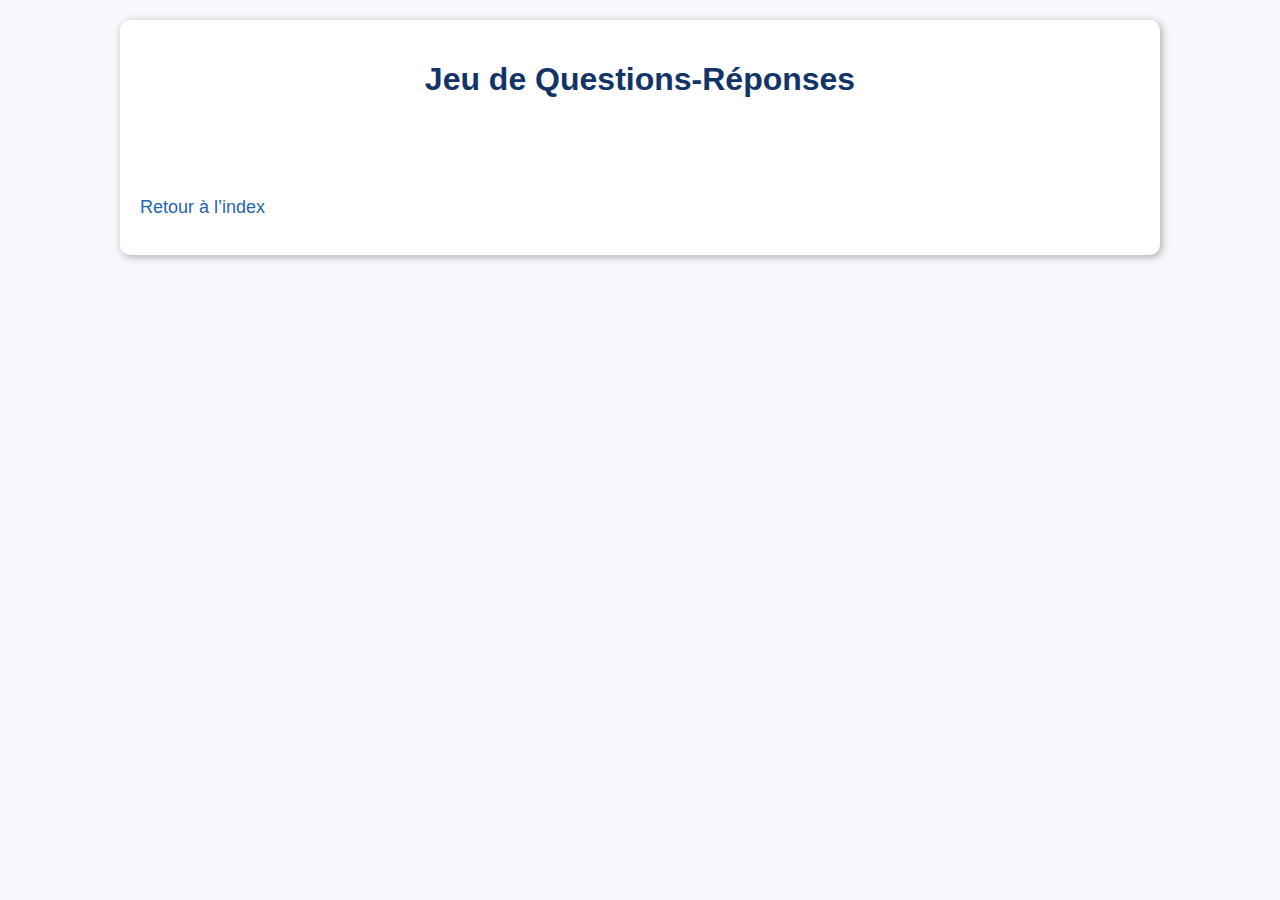
<file: theme-jeu.html>
<!DOCTYPE html>
<html lang="fr">
<head>
    <meta charset="UTF-8" />
    <title>Jeu de questions interactif</title>
	<link rel="stylesheet" href="style.css">
</head>
<body>
 <div id="theme-container">
    <h1>Jeu de Questions-Réponses</h1>
    <div id="game" style="display:none;">
        <div id="question">Chargement des questions...</div>
        <button id="show-answer-btn">Afficher la réponse</button>
        <button id="next-question-btn">Question suivante</button>
        <div id="answer"></div>
    </div>

    <!-- Bibliothèque SheetJS pour lire Excel dans le navigateur -->
    <script src="https://cdn.sheetjs.com/xlsx-latest/package/dist/xlsx.full.min.js"></script>
    <script src="script_jeu.js"></script>
<BR>
<p><a href="index.html">Retour à l’index</a></p>
</div>
</body>
</html>
</file>
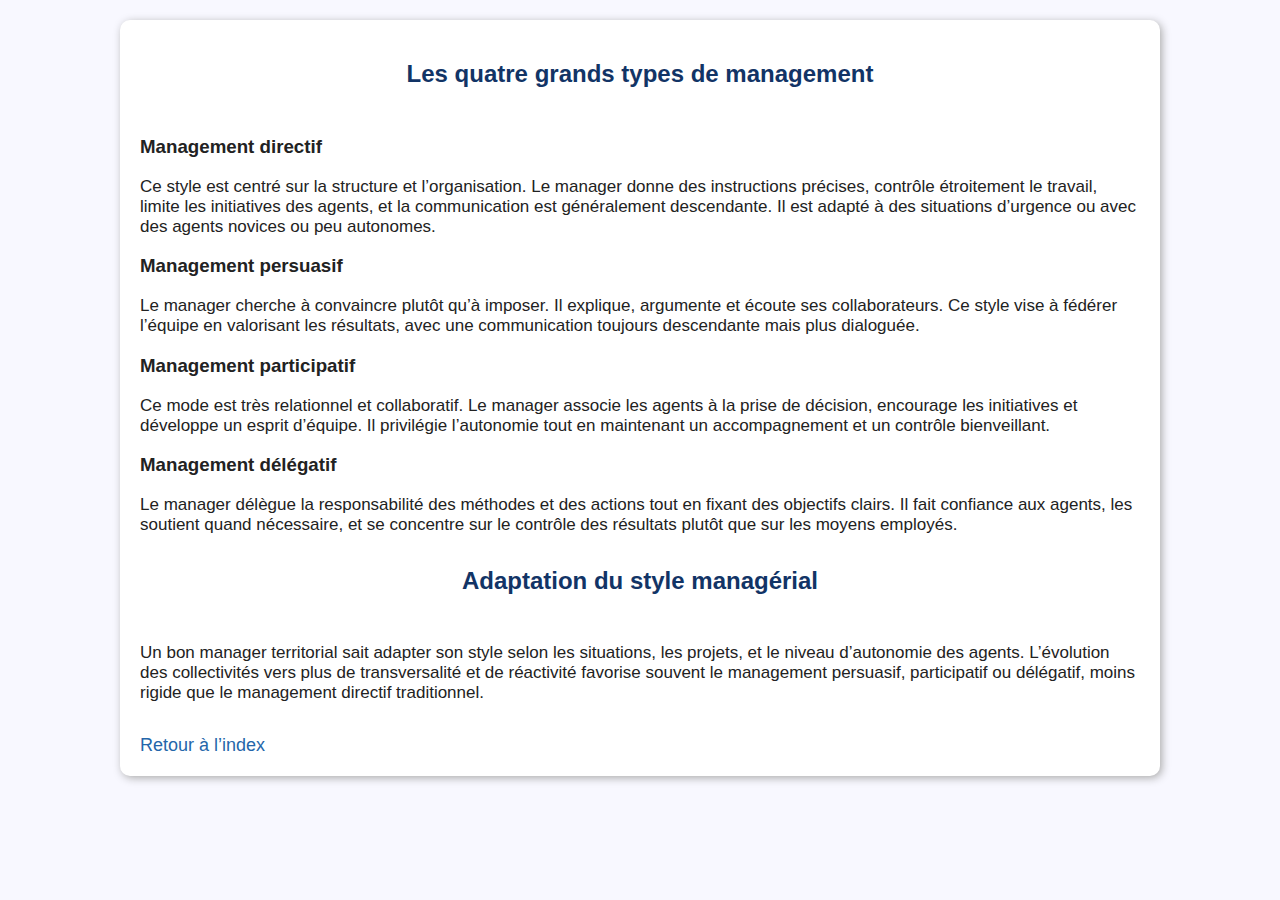
<file: theme-management.html>
<!DOCTYPE html>
<html lang="fr">
<head>
    <meta charset="UTF-8">
    <title>Management</title>
    <link rel="stylesheet" href="style.css">
</head>
<body>
    <div id="theme-container">
        <section>
		  <h2>Les quatre grands types de management</h2>

		  <h3>Management directif</h3>
		  <p>
			Ce style est centré sur la structure et l’organisation. Le manager donne des instructions précises, contrôle étroitement le travail, limite les initiatives des agents, et la communication est généralement descendante. Il est adapté à des situations d’urgence ou avec des agents novices ou peu autonomes.
		  </p>

		  <h3>Management persuasif</h3>
		  <p>
			Le manager cherche à convaincre plutôt qu’à imposer. Il explique, argumente et écoute ses collaborateurs. Ce style vise à fédérer l’équipe en valorisant les résultats, avec une communication toujours descendante mais plus dialoguée.
		  </p>

		  <h3>Management participatif</h3>
		  <p>
			Ce mode est très relationnel et collaboratif. Le manager associe les agents à la prise de décision, encourage les initiatives et développe un esprit d’équipe. Il privilégie l’autonomie tout en maintenant un accompagnement et un contrôle bienveillant.
		  </p>

		  <h3>Management délégatif</h3>
		  <p>
			Le manager délègue la responsabilité des méthodes et des actions tout en fixant des objectifs clairs. Il fait confiance aux agents, les soutient quand nécessaire, et se concentre sur le contrôle des résultats plutôt que sur les moyens employés.
		  </p>
		</section>

		<section>
		  <h2>Adaptation du style managérial</h2>
		  <p>
			Un bon manager territorial sait adapter son style selon les situations, les projets, et le niveau d’autonomie des agents. L’évolution des collectivités vers plus de transversalité et de réactivité favorise souvent le management persuasif, participatif ou délégatif, moins rigide que le management directif traditionnel.
		  </p>
		</section>
	<a href="index.html">Retour à l’index</a>
    </div>
</body>
</html>
</file>
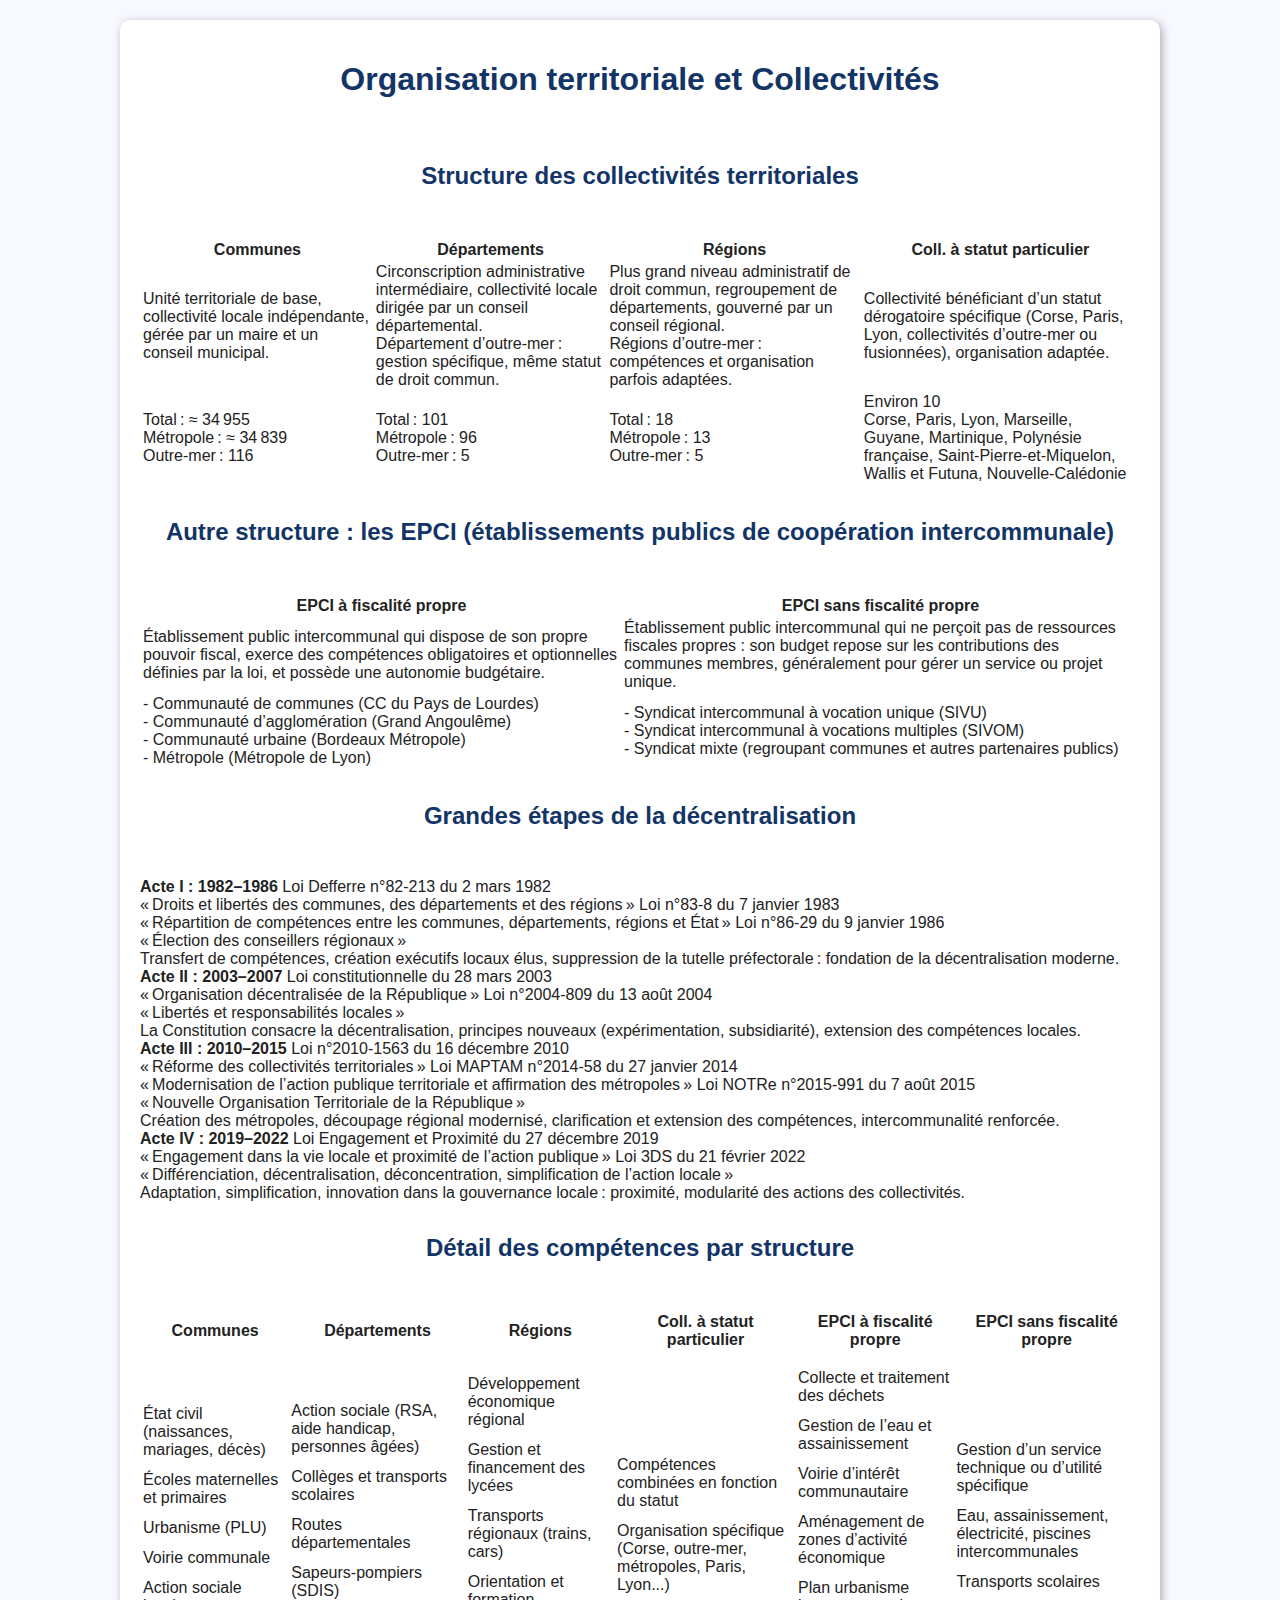
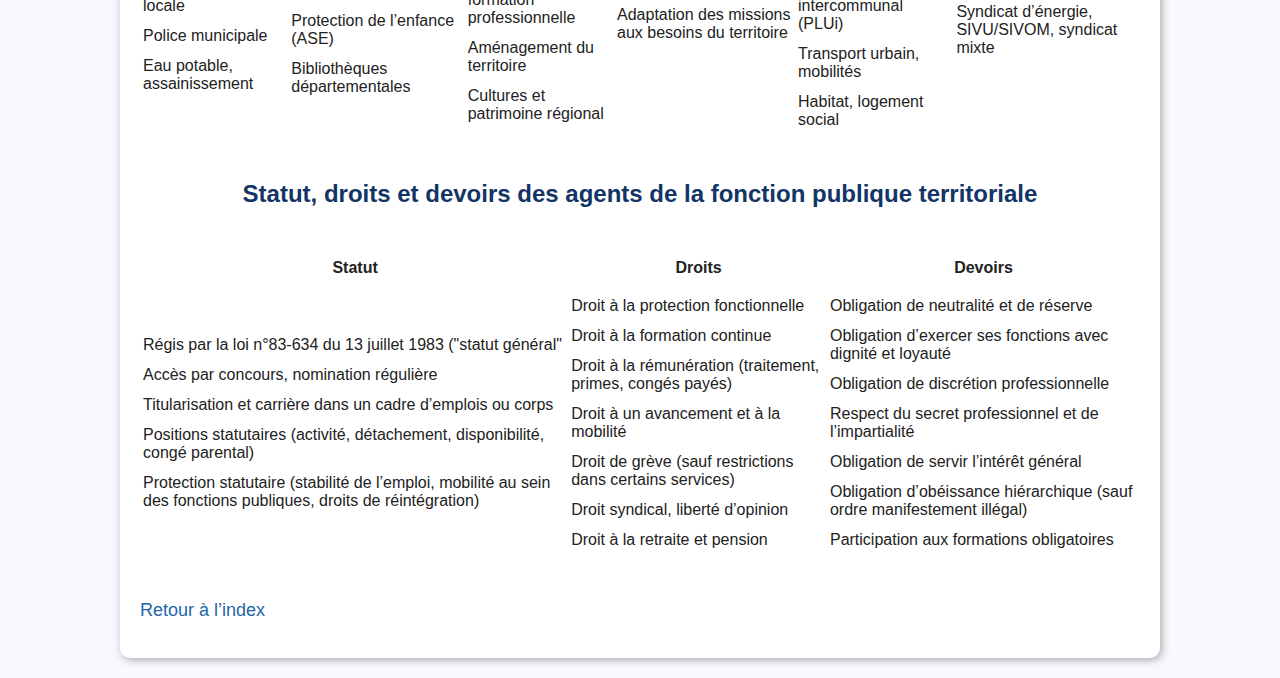
<file: theme-organisation.html>
<!DOCTYPE html>
<html lang="fr">
<head>
    <meta charset="UTF-8">
    <title>Organisation territoriale et Collectivités</title>
    <link rel="stylesheet" href="style.css">
</head>
<body>
    <div id="theme-container">
        <h1>Organisation territoriale et Collectivités</h1>
        
        <section>
            <h2>Structure des collectivités territoriales</h2>
                            
			<table class="collectivites-structure">
			  <tr>
				<th class="col-commune">Communes</th>
				<th class="col-departement">Départements</th>
				<th class="col-region">Régions</th>
				<th class="col-special">Coll. à statut particulier</th>
			  </tr>
			  <tr>
				<td class="col-def col-commune">
				  Unité territoriale de base, collectivité locale indépendante, gérée par un maire et un conseil municipal.
				</td>
				<td class="col-def col-departement">
				  Circonscription administrative intermédiaire, collectivité locale dirigée par un conseil départemental.<br>
				  <span class="suplabel">Département d’outre-mer : gestion spécifique, même statut de droit commun.</span>
				</td>
				<td class="col-def col-region">
				  Plus grand niveau administratif de droit commun, regroupement de départements, gouverné par un conseil régional.<br>
				  <span class="suplabel">Régions d’outre-mer : compétences et organisation parfois adaptées.</span>
				</td>
				<td class="col-def col-special">
				  Collectivité bénéficiant d’un statut dérogatoire spécifique (Corse, Paris, Lyon, collectivités d’outre-mer ou fusionnées), organisation adaptée.
				</td>
			  </tr>
			  <tr>
				<td class="col-nombre col-commune">
				  Total : ≈ 34 955<br>
				  <span class="suplabel">Métropole : ≈ 34 839<br>Outre-mer : 116</span>
				</td>
				<td class="col-nombre col-departement">
				  Total : 101<br>
				  <span class="suplabel">Métropole : 96<br>Outre-mer : 5</span>
				</td>
				<td class="col-nombre col-region">
				  Total : 18<br>
				  <span class="suplabel">Métropole : 13<br>Outre-mer : 5</span>
				</td>
				<td class="col-nombre col-special">
				  Environ 10<br>
				  <span class="suplabel">
					Corse, Paris, Lyon, Marseille, Guyane, Martinique, Polynésie française, Saint-Pierre-et-Miquelon, Wallis et Futuna, Nouvelle-Calédonie
				  </span>
				</td>
			  </tr>
			</table>
		</section>	 
		 <section>
		<h2>Autre structure : les EPCI (établissements publics de coopération intercommunale)</h2>
			<table class="epci-categories">
			  <tr>
				<th class="cat-fiscale">EPCI à fiscalité propre</th>
				<th class="cat-sansfiscale">EPCI sans fiscalité propre</th>
			  </tr>
			  <tr>
				<td class="def">
				  Établissement public intercommunal qui dispose de son propre pouvoir fiscal, exerce des compétences obligatoires et optionnelles définies par la loi, et possède une autonomie budgétaire.
				</td>
				<td class="def-sans">
				  Établissement public intercommunal qui ne perçoit pas de ressources fiscales propres : son budget repose sur les contributions des communes membres, généralement pour gérer un service ou projet unique.
				</td>
			  </tr>
			  <tr>
				<td class="exemples">
				  - Communauté de communes (CC du Pays de Lourdes)<br>
				  - Communauté d’agglomération (Grand Angoulême)<br>
				  - Communauté urbaine (Bordeaux Métropole)<br>
				  - Métropole (Métropole de Lyon)
				</td>
				<td class="exemples-sans">
				  - Syndicat intercommunal à vocation unique (SIVU)<br>
				  - Syndicat intercommunal à vocations multiples (SIVOM)<br>
				  - Syndicat mixte (regroupant communes et autres partenaires publics)
				</td>
			  </tr>
			</table>
        </section>

        <section>
            <h2>Grandes étapes de la décentralisation</h2>
            
			<div class="timeline-frise">
			  <div class="phase acte1">
				<strong>Acte I : 1982–1986</strong>
				<span class="lois">
				  <span class="lawname">Loi Defferre n°82-213 du 2 mars 1982<br>
					« Droits et libertés des communes, des départements et des régions »</span>
				  <span class="lawname">Loi n°83-8 du 7 janvier 1983<br>
					« Répartition de compétences entre les communes, départements, régions et État »</span>
				  <span class="lawname">Loi n°86-29 du 9 janvier 1986<br>
					« Élection des conseillers régionaux »</span>
				</span>
				<div class="resume">
				  Transfert de compétences, création exécutifs locaux élus, suppression de la tutelle préfectorale : fondation de la décentralisation moderne.
				</div>
			  </div>
			  <div class="phase acte2">
				<strong>Acte II : 2003–2007</strong>
				<span class="lois">
				  <span class="lawname">Loi constitutionnelle du 28 mars 2003<br>
					« Organisation décentralisée de la République »</span>
				  <span class="lawname">Loi n°2004-809 du 13 août 2004<br>
					« Libertés et responsabilités locales »</span>
				</span>
				<div class="resume">
				  La Constitution consacre la décentralisation, principes nouveaux (expérimentation, subsidiarité), extension des compétences locales.
				</div>
			  </div>
			  <div class="phase acte3">
				<strong>Acte III : 2010–2015</strong>
				<span class="lois">
				  <span class="lawname">Loi n°2010-1563 du 16 décembre 2010<br>
					« Réforme des collectivités territoriales »</span>
				  <span class="lawname">Loi MAPTAM n°2014-58 du 27 janvier 2014<br>
					« Modernisation de l’action publique territoriale et affirmation des métropoles »</span>
				  <span class="lawname">Loi NOTRe n°2015-991 du 7 août 2015<br>
					« Nouvelle Organisation Territoriale de la République »</span>
				</span>
				<div class="resume">
				  Création des métropoles, découpage régional modernisé, clarification et extension des compétences, intercommunalité renforcée.
				</div>
			  </div>
			  <div class="phase acte4">
				<strong>Acte IV : 2019–2022</strong>
				<span class="lois">
				  <span class="lawname">Loi Engagement et Proximité du 27 décembre 2019<br>
					« Engagement dans la vie locale et proximité de l’action publique »</span>
				  <span class="lawname">Loi 3DS du 21 février 2022<br>
					« Différenciation, décentralisation, déconcentration, simplification de l’action locale »</span>
				</span>
				<div class="resume">
				  Adaptation, simplification, innovation dans la gouvernance locale : proximité, modularité des actions des collectivités.
				</div>
			  </div>
			</div>
		</section>
        <section>
            <h2>Détail des compétences par structure</h2>
			<table class="comp-collectivites-col">
			  <tr>
				<th class="commune">Communes</th>
				<th class="departement">Départements</th>
				<th class="region">Régions</th>
				<th class="special">Coll. à statut particulier</th>
				<th class="epci-fiscale">EPCI à fiscalité propre</th>
				<th class="epci-sans">EPCI sans fiscalité propre</th>
			  </tr>
			  <tr>
				<td class="commune">
				  <ul>
					<li>État civil (naissances, mariages, décès)</li>
					<li>Écoles maternelles et primaires</li>
					<li>Urbanisme (PLU)</li>
					<li>Voirie communale</li>
					<li>Action sociale locale</li>
					<li>Police municipale</li>
					<li>Eau potable, assainissement</li>
				  </ul>
				</td>
				<td class="departement">
				  <ul>
					<li>Action sociale (RSA, aide handicap, personnes âgées)</li>
					<li>Collèges et transports scolaires</li>
					<li>Routes départementales</li>
					<li>Sapeurs-pompiers (SDIS)</li>
					<li>Protection de l’enfance (ASE)</li>
					<li>Bibliothèques départementales</li>
				  </ul>
				</td>
				<td class="region">
				  <ul>
					<li>Développement économique régional</li>
					<li>Gestion et financement des lycées</li>
					<li>Transports régionaux (trains, cars)</li>
					<li>Orientation et formation professionnelle</li>
					<li>Aménagement du territoire</li>
					<li>Cultures et patrimoine régional</li>
				  </ul>
				</td>
				<td class="special">
				  <ul>
					<li>Compétences combinées en fonction du statut</li>
					<li>Organisation spécifique (Corse, outre-mer, métropoles, Paris, Lyon...)</li>
					<li>Adaptation des missions aux besoins du territoire</li>
				  </ul>
				</td>
				<td class="epci-fiscale">
				  <ul>
					<li>Collecte et traitement des déchets</li>
					<li>Gestion de l’eau et assainissement</li>
					<li>Voirie d’intérêt communautaire</li>
					<li>Aménagement de zones d’activité économique</li>
					<li>Plan urbanisme intercommunal (PLUi)</li>
					<li>Transport urbain, mobilités</li>
					<li>Habitat, logement social</li>
				  </ul>
				</td>
				<td class="epci-sans">
				  <ul>
					<li>Gestion d’un service technique ou d’utilité spécifique</li>
					<li>Eau, assainissement, électricité, piscines intercommunales</li>
					<li>Transports scolaires</li>
					<li>Syndicat d’énergie, SIVU/SIVOM, syndicat mixte</li>
				  </ul>
				</td>
			  </tr>
			</table>
        </section>

        <section>
            <h2>Statut, droits et devoirs des agents de la fonction publique territoriale</h2>
            <table class="fonctionnaire-statut">
			  <tr>
				<th class="statut">Statut</th>
				<th class="droits">Droits</th>
				<th class="devoirs">Devoirs</th>
			  </tr>
			  <tr>
				<td class="statut">
				  <ul>
					<li>Régis par la loi n°83-634 du 13 juillet 1983 ("statut général"</li>
					<li>Accès par concours, nomination régulière</li>
					<li>Titularisation et carrière dans un cadre d’emplois ou corps</li>
					<li>Positions statutaires (activité, détachement, disponibilité, congé parental)</li>
					<li>Protection statutaire (stabilité de l’emploi, mobilité au sein des fonctions publiques, droits de réintégration)</li>
				  </ul>
				</td>
				<td class="droits">
				  <ul>
					<li>Droit à la protection fonctionnelle</li>
					<li>Droit à la formation continue</li>
					<li>Droit à la rémunération (traitement, primes, congés payés)</li>
					<li>Droit à un avancement et à la mobilité</li>
					<li>Droit de grève (sauf restrictions dans certains services)</li>
					<li>Droit syndical, liberté d’opinion</li>
					<li>Droit à la retraite et pension</li>
				  </ul>
				</td>
				<td class="devoirs">
				  <ul>
					<li>Obligation de neutralité et de réserve</li>
					<li>Obligation d’exercer ses fonctions avec dignité et loyauté</li>
					<li>Obligation de discrétion professionnelle</li>
					<li>Respect du secret professionnel et de l’impartialité</li>
					<li>Obligation de servir l’intérêt général</li>
					<li>Obligation d’obéissance hiérarchique (sauf ordre manifestement illégal)</li>
					<li>Participation aux formations obligatoires</li>
				  </ul>
				</td>
			  </tr>
			</table>
        </section>
		<p>
			<a href="index.html">Retour à l’index</a>
		</p>
    </div>
<script src="script.js"></script>
</body>
</html>
</file>
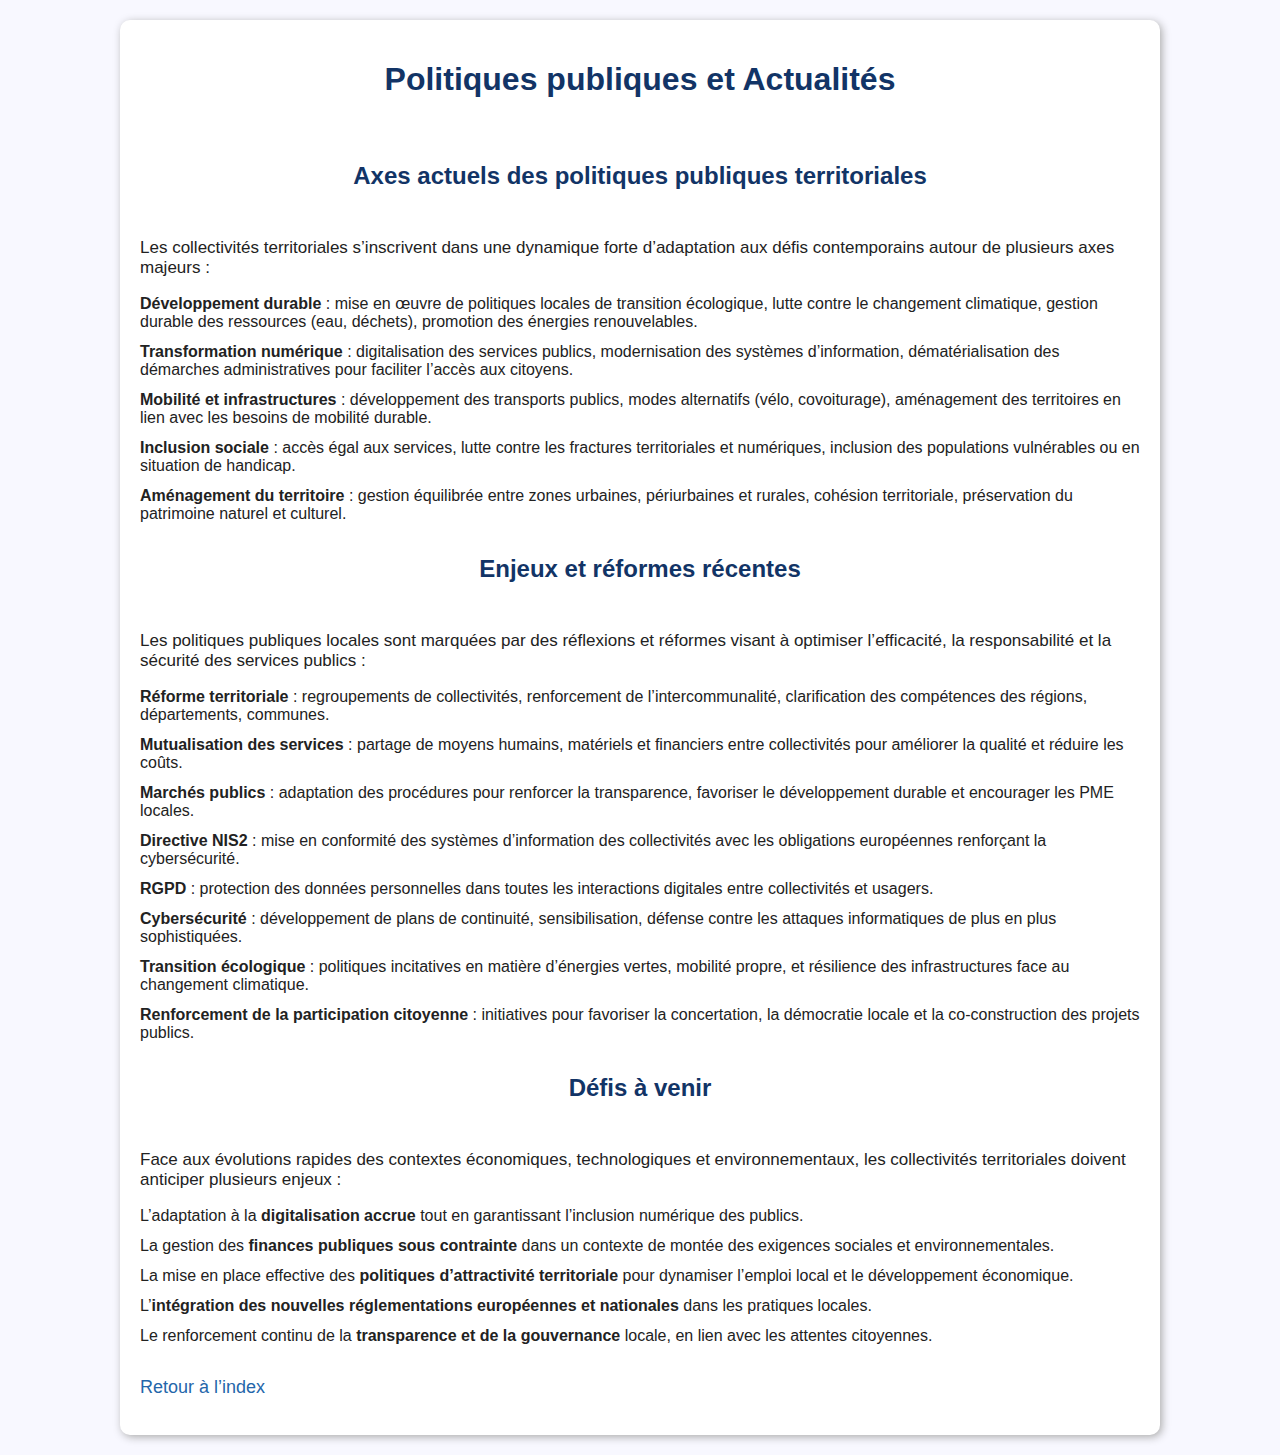
<file: theme-politiques.html>
<!DOCTYPE html>
<html lang="fr">
<head>
    <meta charset="UTF-8">
    <title>Politiques publiques et Actualités</title>
    <link rel="stylesheet" href="style.css">
</head>
<body>
    <div id="theme-container">
        <h1>Politiques publiques et Actualités</h1>

        <section>
            <h2>Axes actuels des politiques publiques territoriales</h2>
            <p>
                Les collectivités territoriales s’inscrivent dans une dynamique forte d’adaptation aux défis contemporains autour de plusieurs axes majeurs :
            </p>
            <ul>
                <li><b>Développement durable</b> : mise en œuvre de politiques locales de transition écologique, lutte contre le changement climatique, gestion durable des ressources (eau, déchets), promotion des énergies renouvelables.</li>
                <li><b>Transformation numérique</b> : digitalisation des services publics, modernisation des systèmes d’information, dématérialisation des démarches administratives pour faciliter l’accès aux citoyens.</li>
                <li><b>Mobilité et infrastructures</b> : développement des transports publics, modes alternatifs (vélo, covoiturage), aménagement des territoires en lien avec les besoins de mobilité durable.</li>
                <li><b>Inclusion sociale</b> : accès égal aux services, lutte contre les fractures territoriales et numériques, inclusion des populations vulnérables ou en situation de handicap.</li>
                <li><b>Aménagement du territoire</b> : gestion équilibrée entre zones urbaines, périurbaines et rurales, cohésion territoriale, préservation du patrimoine naturel et culturel.</li>
            </ul>
        </section>

        <section>
            <h2>Enjeux et réformes récentes</h2>
            <p>
                Les politiques publiques locales sont marquées par des réflexions et réformes visant à optimiser l’efficacité, la responsabilité et la sécurité des services publics :
            </p>
            <ul>
                <li><b>Réforme territoriale</b> : regroupements de collectivités, renforcement de l’intercommunalité, clarification des compétences des régions, départements, communes.</li>
                <li><b>Mutualisation des services</b> : partage de moyens humains, matériels et financiers entre collectivités pour améliorer la qualité et réduire les coûts.</li>
                <li><b>Marchés publics</b> : adaptation des procédures pour renforcer la transparence, favoriser le développement durable et encourager les PME locales.</li>
                <li><b>Directive NIS2</b> : mise en conformité des systèmes d’information des collectivités avec les obligations européennes renforçant la cybersécurité.</li>
                <li><b>RGPD</b> : protection des données personnelles dans toutes les interactions digitales entre collectivités et usagers.</li>
                <li><b>Cybersécurité</b> : développement de plans de continuité, sensibilisation, défense contre les attaques informatiques de plus en plus sophistiquées.</li>
                <li><b>Transition écologique</b> : politiques incitatives en matière d’énergies vertes, mobilité propre, et résilience des infrastructures face au changement climatique.</li>
                <li><b>Renforcement de la participation citoyenne</b> : initiatives pour favoriser la concertation, la démocratie locale et la co-construction des projets publics.</li>
            </ul>
        </section>

        <section>
            <h2>Défis à venir</h2>
            <p>
                Face aux évolutions rapides des contextes économiques, technologiques et environnementaux, les collectivités territoriales doivent anticiper plusieurs enjeux :
            </p>
            <ul>
                <li>L’adaptation à la <b>digitalisation accrue</b> tout en garantissant l’inclusion numérique des publics.</li>
                <li>La gestion des <b>finances publiques sous contrainte</b> dans un contexte de montée des exigences sociales et environnementales.</li>
                <li>La mise en place effective des <b>politiques d’attractivité territoriale</b> pour dynamiser l’emploi local et le développement économique.</li>
                <li>L’<b>intégration des nouvelles réglementations européennes et nationales</b> dans les pratiques locales.</li>
                <li>Le renforcement continu de la <b>transparence et de la gouvernance</b> locale, en lien avec les attentes citoyennes.</li>
            </ul>
        </section>

        <p><a href="index.html">Retour à l’index</a></p>
    </div>
</body>
</html>
</file>
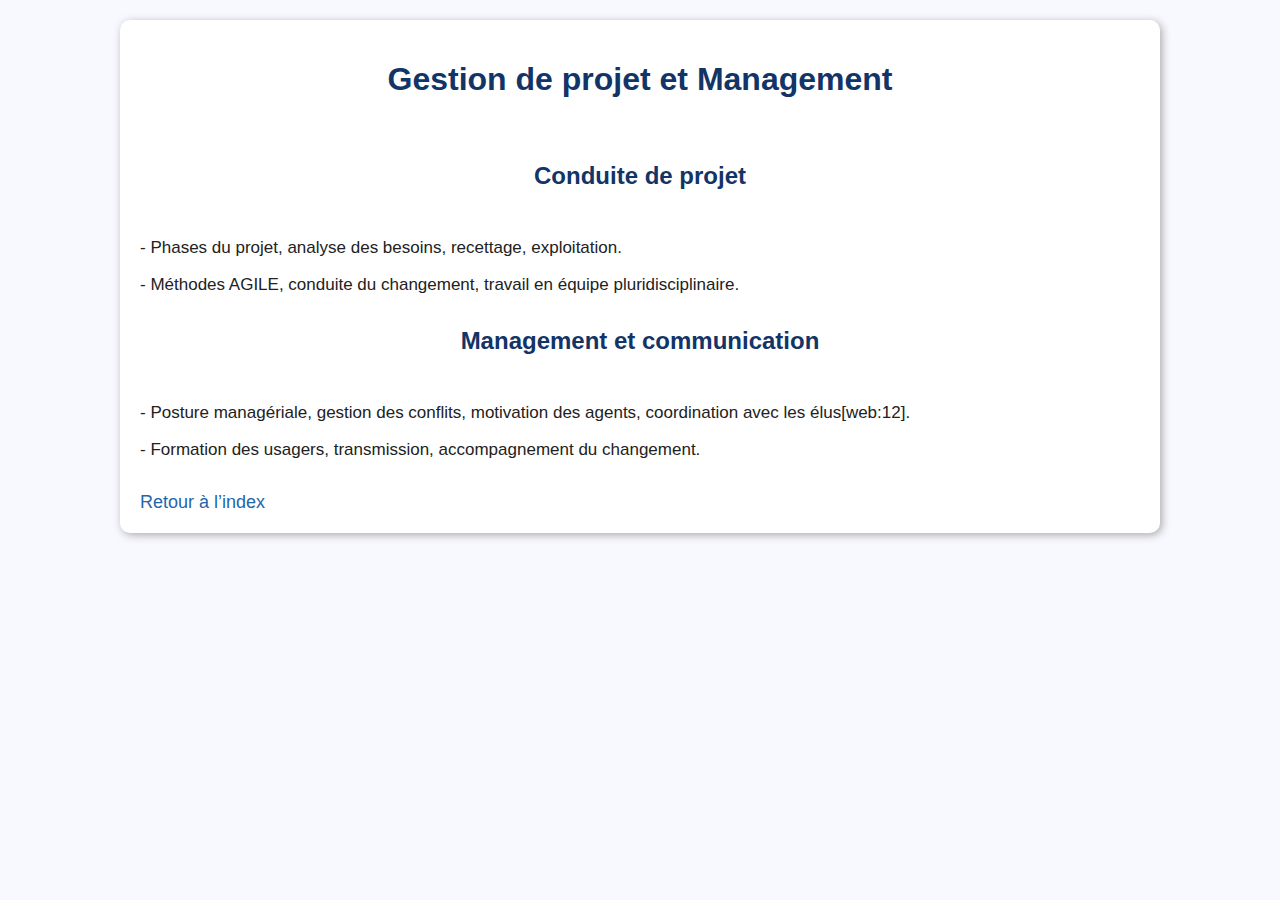
<file: theme-projet.html>
<!DOCTYPE html>
<html lang="fr">
<head>
    <meta charset="UTF-8">
    <title>Gestion de projet et Management</title>
    <link rel="stylesheet" href="style.css">
</head>
<body>
    <div id="theme-container">
        <h1>Gestion de projet et Management</h1>
        <section>
            <h2>Conduite de projet</h2>
            <p>- Phases du projet, analyse des besoins, recettage, exploitation.</p>
            <p>- Méthodes AGILE, conduite du changement, travail en équipe pluridisciplinaire.</p>
        </section>
        <section>
            <h2>Management et communication</h2>
            <p>- Posture managériale, gestion des conflits, motivation des agents, coordination avec les élus[web:12].</p>
            <p>- Formation des usagers, transmission, accompagnement du changement.</p>
        </section>
        <a href="index.html">Retour à l’index</a>
    </div>
</body>
</html>
</file>
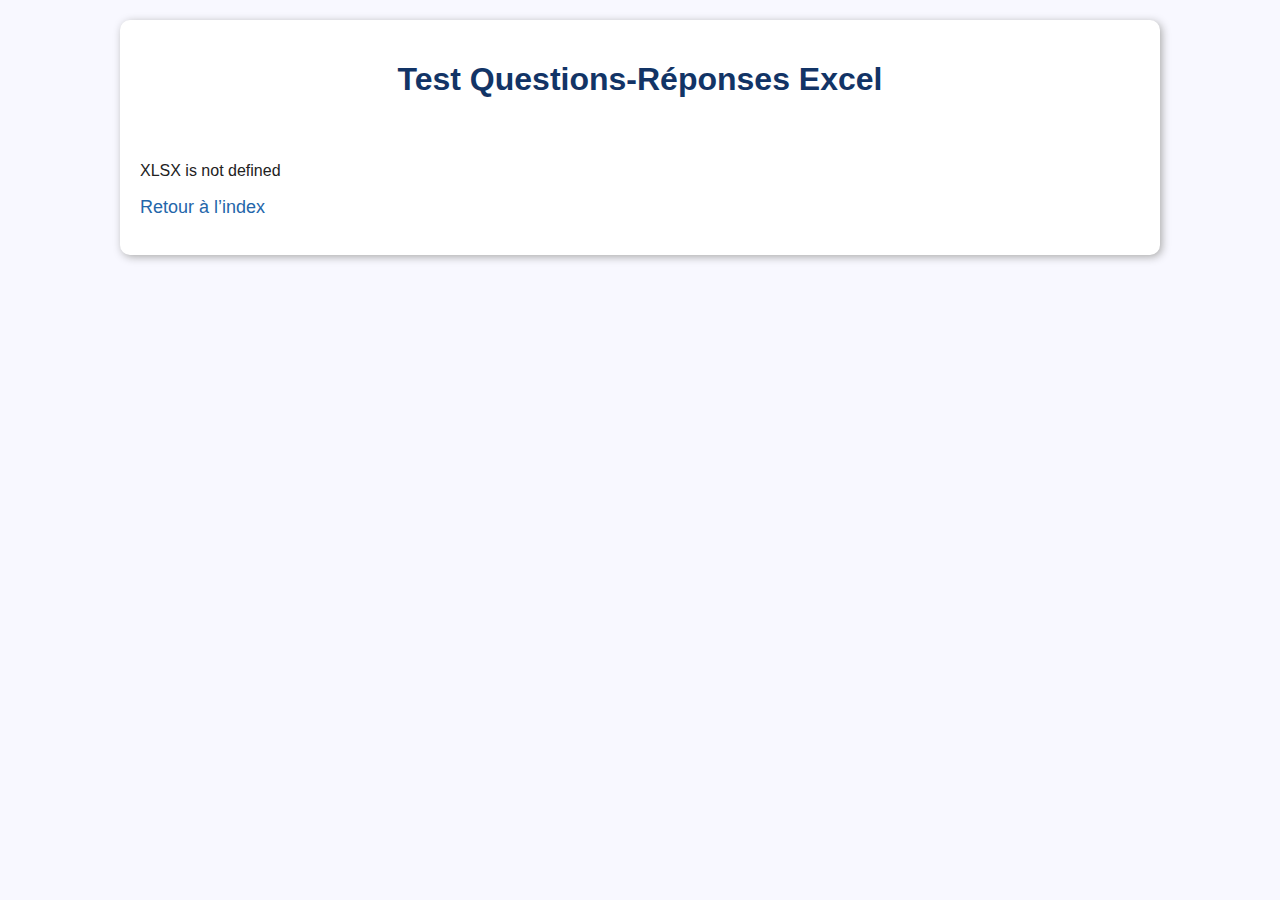
<file: theme-questions.html>
<!DOCTYPE html>
<html lang="fr">
<head>
<meta charset="UTF-8">
<title>Test Questions Reponses</title>
<link rel="stylesheet" href="style.css">
<script src="https://cdn.sheetjs.com/xlsx-latest/package/dist/xlsx.full.min.js"></script>
</head>
<body>
 <div id="theme-container">
<h1>Test Questions-Réponses Excel</h1>
<div id="contenu">Chargement...</div>
<script src="script.js"></script>
<p><a href="index.html">Retour à l’index</a></p>
</div>
</body>
</html>
</file>
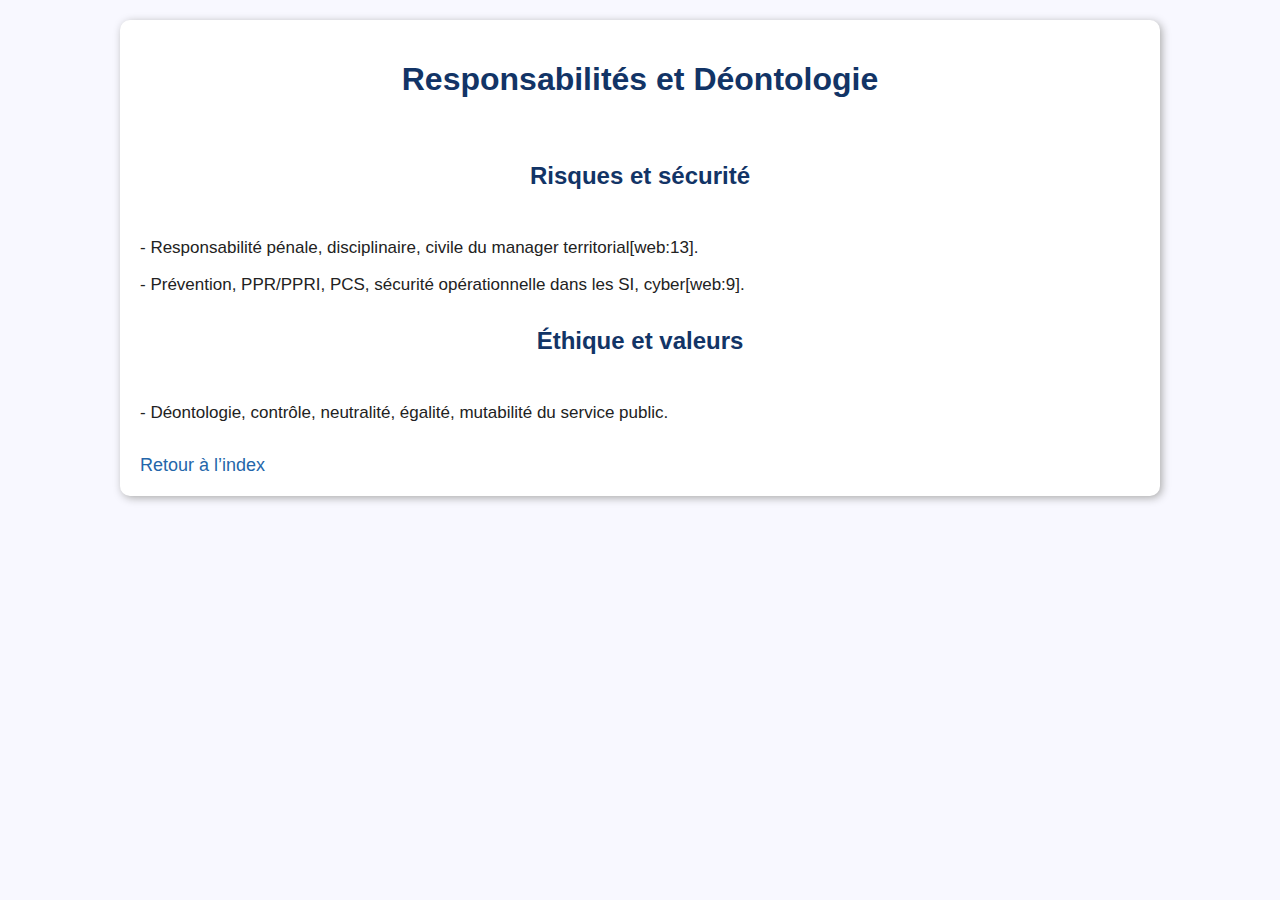
<file: theme-responsabilites.html>
<!DOCTYPE html>
<html lang="fr">
<head>
    <meta charset="UTF-8">
    <title>Responsabilités et Déontologie</title>
    <link rel="stylesheet" href="style.css">
</head>
<body>
    <div id="theme-container">
        <h1>Responsabilités et Déontologie</h1>
        <section>
            <h2>Risques et sécurité</h2>
            <p>- Responsabilité pénale, disciplinaire, civile du manager territorial[web:13].</p>
            <p>- Prévention, PPR/PPRI, PCS, sécurité opérationnelle dans les SI, cyber[web:9].</p>
        </section>
        <section>
            <h2>Éthique et valeurs</h2>
            <p>- Déontologie, contrôle, neutralité, égalité, mutabilité du service public.</p>
        </section>
        <a href="index.html">Retour à l’index</a>
    </div>
</body>
</html>
</file>
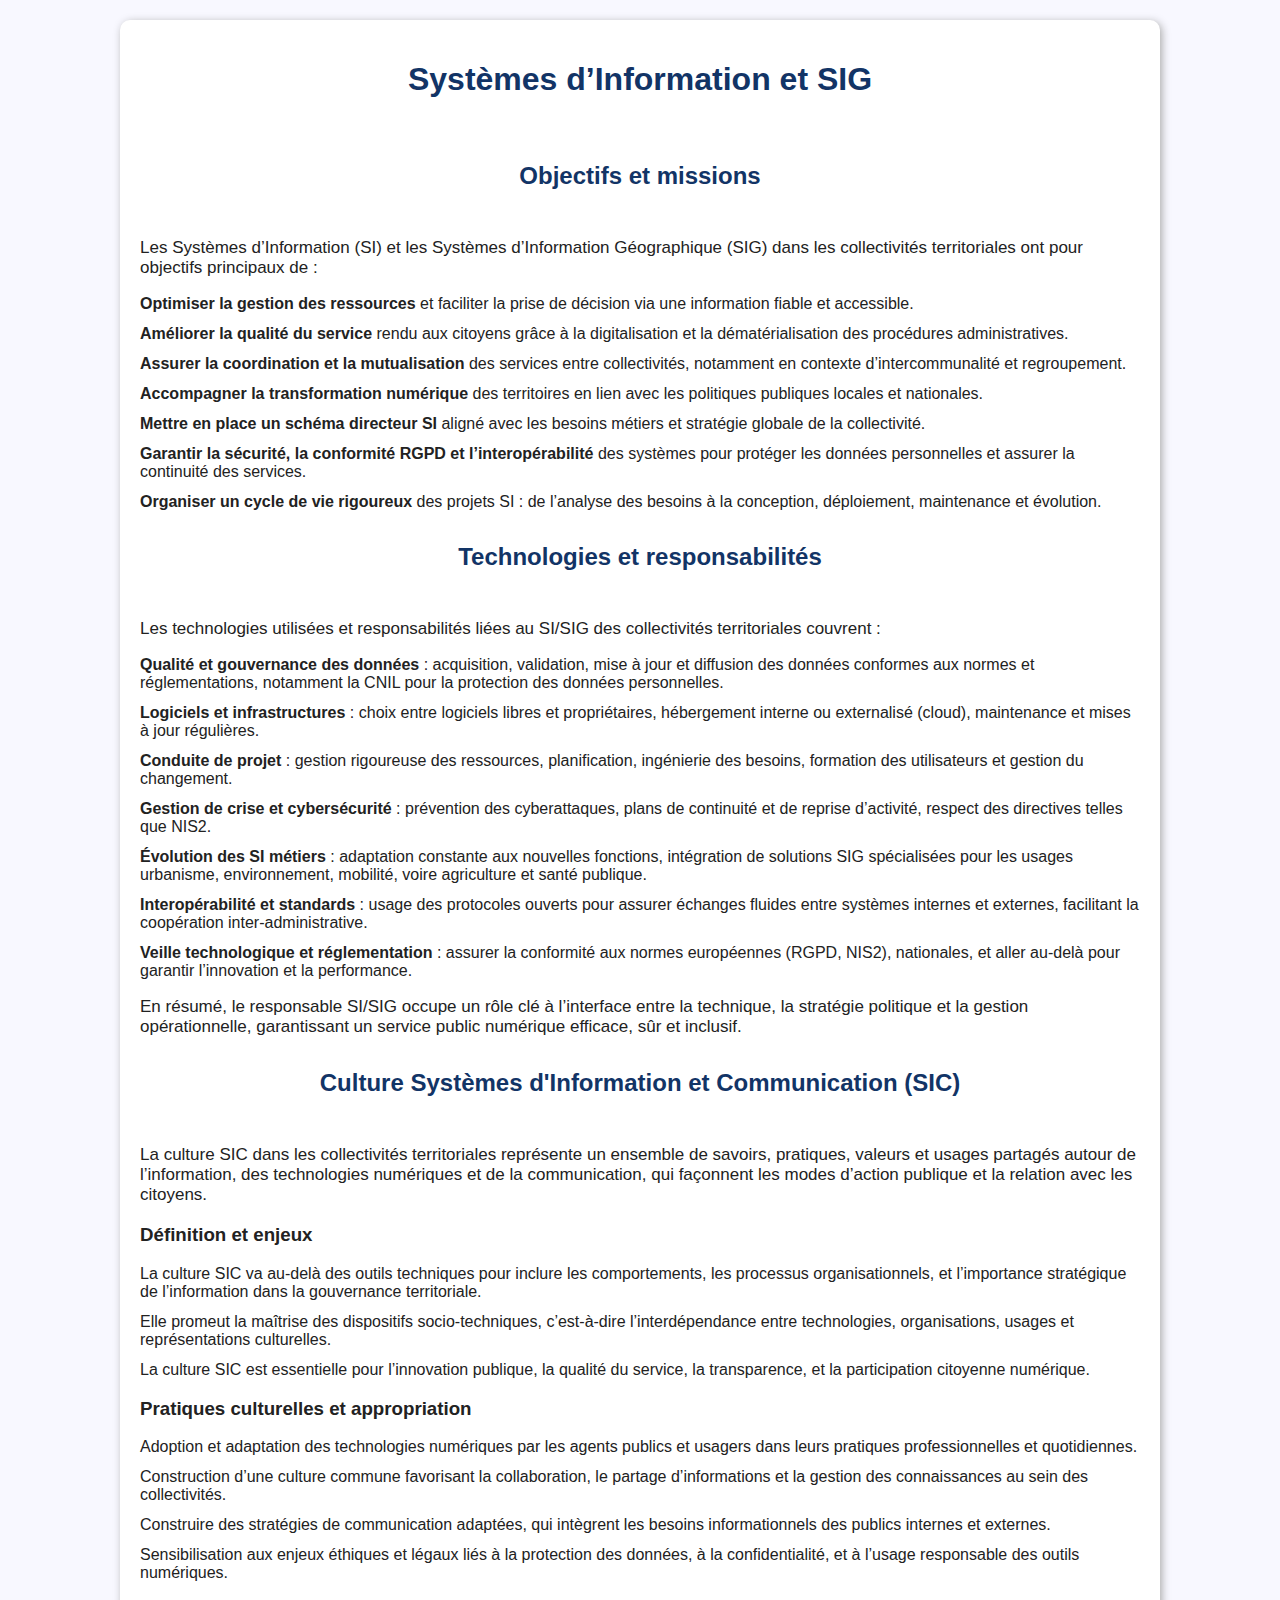
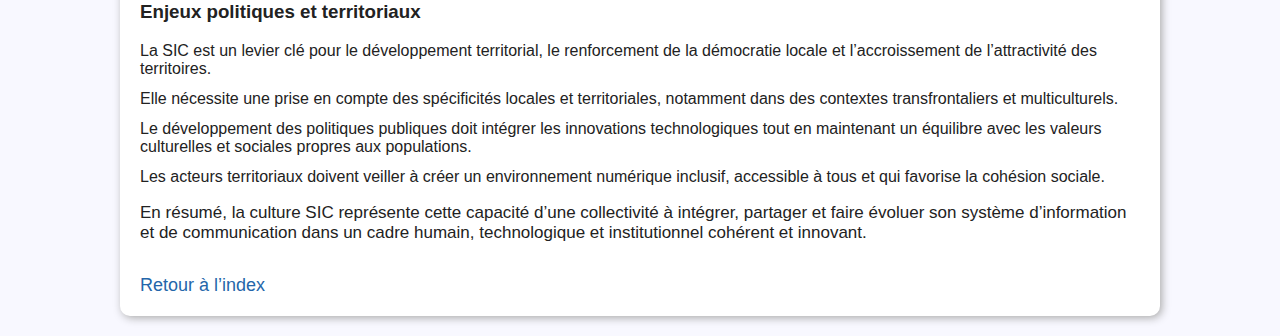
<file: theme-si.html>
<!DOCTYPE html>
<html lang="fr">
<head>
    <meta charset="UTF-8">
    <title>Systèmes d’Information et SIG</title>
    <link rel="stylesheet" href="style.css">
</head>
<body>
    <div id="theme-container">
        <h1>Systèmes d’Information et SIG</h1>

        <section>
            <h2>Objectifs et missions</h2>
            <p>
                Les Systèmes d’Information (SI) et les Systèmes d’Information Géographique (SIG) dans les collectivités territoriales ont pour objectifs principaux de :
            </p>
            <ul>
                <li><b>Optimiser la gestion des ressources</b> et faciliter la prise de décision via une information fiable et accessible.</li>
                <li><b>Améliorer la qualité du service</b> rendu aux citoyens grâce à la digitalisation et la dématérialisation des procédures administratives.</li>
                <li><b>Assurer la coordination et la mutualisation</b> des services entre collectivités, notamment en contexte d’intercommunalité et regroupement.</li>
                <li><b>Accompagner la transformation numérique</b> des territoires en lien avec les politiques publiques locales et nationales.</li>
                <li><b>Mettre en place un schéma directeur SI</b> aligné avec les besoins métiers et stratégie globale de la collectivité.</li>
                <li><b>Garantir la sécurité, la conformité RGPD et l’interopérabilité</b> des systèmes pour protéger les données personnelles et assurer la continuité des services.</li>
                <li><b>Organiser un cycle de vie rigoureux</b> des projets SI : de l’analyse des besoins à la conception, déploiement, maintenance et évolution.</li>
            </ul>
        </section>

        <section>
            <h2>Technologies et responsabilités</h2>
            <p>
                Les technologies utilisées et responsabilités liées au SI/SIG des collectivités territoriales couvrent :
            </p>
            <ul>
                <li><b>Qualité et gouvernance des données</b> : acquisition, validation, mise à jour et diffusion des données conformes aux normes et réglementations, notamment la CNIL pour la protection des données personnelles.</li>
                <li><b>Logiciels et infrastructures</b> : choix entre logiciels libres et propriétaires, hébergement interne ou externalisé (cloud), maintenance et mises à jour régulières.</li>
                <li><b>Conduite de projet</b> : gestion rigoureuse des ressources, planification, ingénierie des besoins, formation des utilisateurs et gestion du changement.</li>
                <li><b>Gestion de crise et cybersécurité</b> : prévention des cyberattaques, plans de continuité et de reprise d’activité, respect des directives telles que NIS2.</li>
                <li><b>Évolution des SI métiers</b> : adaptation constante aux nouvelles fonctions, intégration de solutions SIG spécialisées pour les usages urbanisme, environnement, mobilité, voire agriculture et santé publique.</li>
                <li><b>Interopérabilité et standards</b> : usage des protocoles ouverts pour assurer échanges fluides entre systèmes internes et externes, facilitant la coopération inter-administrative.</li>
                <li><b>Veille technologique et réglementation</b> : assurer la conformité aux normes européennes (RGPD, NIS2), nationales, et aller au-delà pour garantir l’innovation et la performance.</li>
            </ul>
            <p>
                En résumé, le responsable SI/SIG occupe un rôle clé à l’interface entre la technique, la stratégie politique et la gestion opérationnelle, garantissant un service public numérique efficace, sûr et inclusif.
            </p>
        </section>
		<section>
			<h2>Culture Systèmes d'Information et Communication (SIC)</h2>
			<p>
				La culture SIC dans les collectivités territoriales représente un ensemble de savoirs, pratiques, valeurs et usages partagés autour de l’information, des technologies numériques et de la communication, qui façonnent les modes d’action publique et la relation avec les citoyens.
			</p>
			<h3>Définition et enjeux</h3>
			<ul>
				<li>La culture SIC va au-delà des outils techniques pour inclure les comportements, les processus organisationnels, et l’importance stratégique de l’information dans la gouvernance territoriale.</li>
				<li>Elle promeut la maîtrise des dispositifs socio-techniques, c’est-à-dire l’interdépendance entre technologies, organisations, usages et représentations culturelles.</li>
				<li>La culture SIC est essentielle pour l’innovation publique, la qualité du service, la transparence, et la participation citoyenne numérique.</li>
			</ul>
			<h3>Pratiques culturelles et appropriation</h3>
			<ul>
				<li>Adoption et adaptation des technologies numériques par les agents publics et usagers dans leurs pratiques professionnelles et quotidiennes.</li>
				<li>Construction d’une culture commune favorisant la collaboration, le partage d’informations et la gestion des connaissances au sein des collectivités.</li>
				<li>Construire des stratégies de communication adaptées, qui intègrent les besoins informationnels des publics internes et externes.</li>
				<li>Sensibilisation aux enjeux éthiques et légaux liés à la protection des données, à la confidentialité, et à l’usage responsable des outils numériques.</li>
			</ul>
			<h3>Enjeux politiques et territoriaux</h3>
			<ul>
				<li>La SIC est un levier clé pour le développement territorial, le renforcement de la démocratie locale et l’accroissement de l’attractivité des territoires.</li>
				<li>Elle nécessite une prise en compte des spécificités locales et territoriales, notamment dans des contextes transfrontaliers et multiculturels.</li>
				<li>Le développement des politiques publiques doit intégrer les innovations technologiques tout en maintenant un équilibre avec les valeurs culturelles et sociales propres aux populations.</li>
				<li>Les acteurs territoriaux doivent veiller à créer un environnement numérique inclusif, accessible à tous et qui favorise la cohésion sociale.</li>
			</ul>
			<p>
				En résumé, la culture SIC représente cette capacité d’une collectivité à intégrer, partager et faire évoluer son système d’information et de communication dans un cadre humain, technologique et institutionnel cohérent et innovant.
			</p>
		</section>

        <a href="index.html">Retour à l’index</a>
    </div>
</body>
</html>
</file>
<file: style.css>
body {
    font-family: Arial, sans-serif;
    background: #f8f8ff;
    color: #222;
}
#index-container, #theme-container, #quiz-container, #questions-container {
    width: 1000px;
    margin: 20px auto;
    background: #fff;
    padding: 20px;
    border-radius: 10px;
    box-shadow: 2px 2px 8px #aaa;
}
h1, h2 {
    color: #123466;
    margin-bottom: 2em;
	text-align: center;
}
ul {
    padding-left: 0;
}
ul li {
    list-style: none;
    margin: 12px 0;
}
li {
    list-style: circle;
    margin: 12px 0;
}
a {
    text-decoration: none;
    color: #2466aa;
    font-size: 18px;
    transition: color 0.16s;
	display: inline-block;
    text-align: center;
}
a:hover {
    color: #d13636;
	display: inline-block;
    text-align: center;
}
section {
    margin-bottom: 2em;
}
label, p {
    font-size: 17px;
}
input[type="text"] {
    width: 140px;
    padding: 5px;
    font-size: 16px;
    border-radius: 3px;
    border: 1px solid #cce;
    margin-right: 10px;
}
button {
    background: #123466;
    color: #fff;
    border: none;
    padding: 8px 18px;
    margin-top: 12px;
    margin-right: 7px;
    cursor: pointer;
    border-radius: 4px;
    font-size: 16px;
}
button:hover:enabled {
    background: #2466aa;
}
#score, #cloze-result {
    margin-top: 18px;
    font-weight: bold;
    font-size: 18px;
}
</file>
